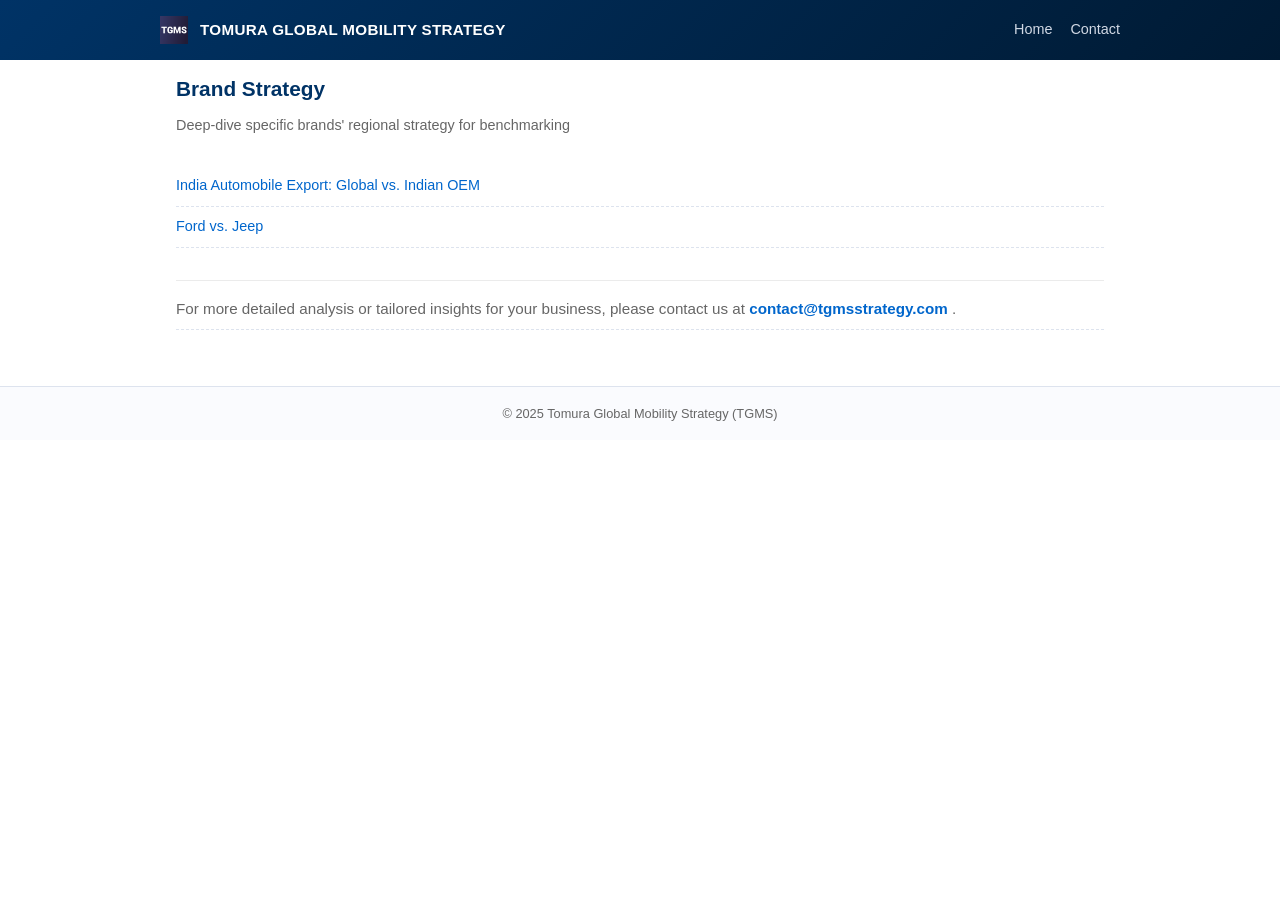
<file: brand-strategy.html>
<!DOCTYPE html>
<html lang="en">
<head>
  <meta charset="UTF-8" />
  <meta name="viewport" content="width=device-width, initial-scale=1.0" />
  <title>Brand Strategy</title>

    <!--ファビコン-->
<link rel="icon" href="./favicon.ico" sizes="any">
<link rel="icon" href="./favicon-96x96.png" type="image/png" sizes="96x96">
<link rel="apple-touch-icon" href="./apple-touch-icon.png">
<link rel="manifest" href="./site.webmanifest">

  <!-- 共通CSS -->
  <link rel="stylesheet" href="assets/css/tgms.css" />

 <!-- Privacy-friendly analytics by Plausible -->
  
<script defer data-domain="tgmsstrategy.com" src="https://plausible.io/js/pa-aWPyI4MFRjW1XdGVCjz0R.js"></script>

<script>
  window.plausible=window.plausible||function(){(plausible.q=plausible.q||[]).push(arguments)},plausible.init=plausible.init||function(i){plausible.o=i||{}};
  plausible.init()
</script>

</head>

<body>

  <header>
    <div class="nav-inner">
          <div class="logo">
      <img src="favicon-96x96.png" alt="TGMS logo">
      <span>TOMURA GLOBAL MOBILITY STRATEGY</span>
    </div>
<nav>
  <ul>
    <li><a href="index.html">Home</a></li>
    <li><a href="mailto:contact@tgmsstrategy.com">Contact</a></li>
  </ul>
</nav>

    </div>
  </header>

  <main class="section" id="monthly">
    <h1 class="section-title">Brand Strategy</h1>
    <p class="section-subtitle">
      Deep-dive specific brands' regional strategy for benchmarking
    </p>

    <ul class="insights-list">

      <!-- 2025 October -->
<li class="insight-item">

  <ul style="list-style:none; padding-left:0; margin-top:6px; font-size:0.9rem;">
    <li>
      <a class="insight-link"
         href="assets/BrandStrategy/India_export.png"
         target="_blank">
        India Automobile Export: Global vs. Indian OEM
      </a>
    </li>

    <li>
      <a class="insight-link"
         href="assets/Ford_vs_Jeep.pdf"
         target="_blank">
        Ford vs. Jeep
      </a>
    </li>

       </ul>

<div class="insight-contact-cta">
  <p class="insight-contact-text">
    For more detailed analysis or tailored insights for your business, please contact us at
    <a href="mailto:contact@tgmsstrategy.com" class="insight-contact-link">
      contact@tgmsstrategy.com
    </a>.
  </p>
</div>


  </main>

  <footer>
    © 2025 Tomura Global Mobility Strategy (TGMS)
  </footer>

</body>
</html>
</file>
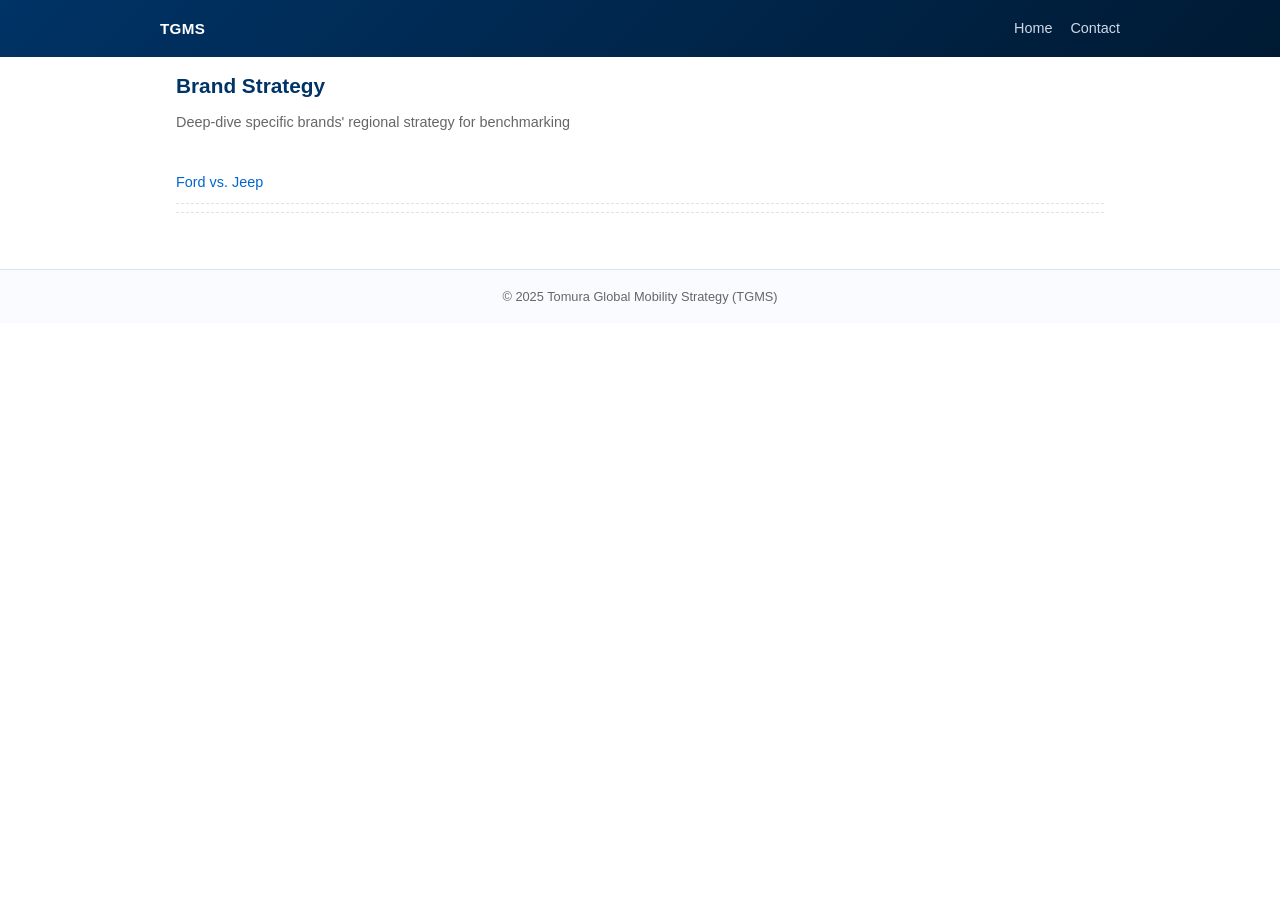
<file: brand_strategy.html>
<!DOCTYPE html>
<html lang="en">
<head>
  <meta charset="UTF-8" />
  <meta name="viewport" content="width=device-width, initial-scale=1.0" />
  <title>Brand Strategy</title>

  <!-- 共通CSS -->
  <link rel="stylesheet" href="assets/css/tgms.css" />

   <!-- Privacy-friendly analytics by Plausible -->
<script async src="https://plausible.io/js/pa-aau9bohgWEYgHfpAKs_Om.js"></script>
<script>
  window.plausible=window.plausible||function(){(plausible.q=plausible.q||[]).push(arguments)},plausible.init=plausible.init||function(i){plausible.o=i||{}};
  plausible.init()
</script>


</head>

<body>

  <header>
    <div class="nav-inner">
      <div class="logo">TGMS</div>
<nav>
  <ul>
    <li><a href="index.html">Home</a></li>
    <li><a href="mailto:contact@tgmsstrategy.com">Contact</a></li>
  </ul>
</nav>

    </div>
  </header>

  <main class="section" id="monthly">
    <h1 class="section-title">Brand Strategy</h1>
    <p class="section-subtitle">
      Deep-dive specific brands' regional strategy for benchmarking
    </p>

    <ul class="insights-list">

      <!-- 2025 October -->
<li class="insight-item">

  <ul style="list-style:none; padding-left:0; margin-top:6px; font-size:0.9rem;">

    <li>
      <a class="insight-link"
         href="assets/Ford_vs_Jeep.pdf"
         target="_blank">
        Ford vs. Jeep
      </a>
    </li>

       </ul>

  </main>

  <footer>
    © 2025 Tomura Global Mobility Strategy (TGMS)
  </footer>

</body>
</html>
</file>
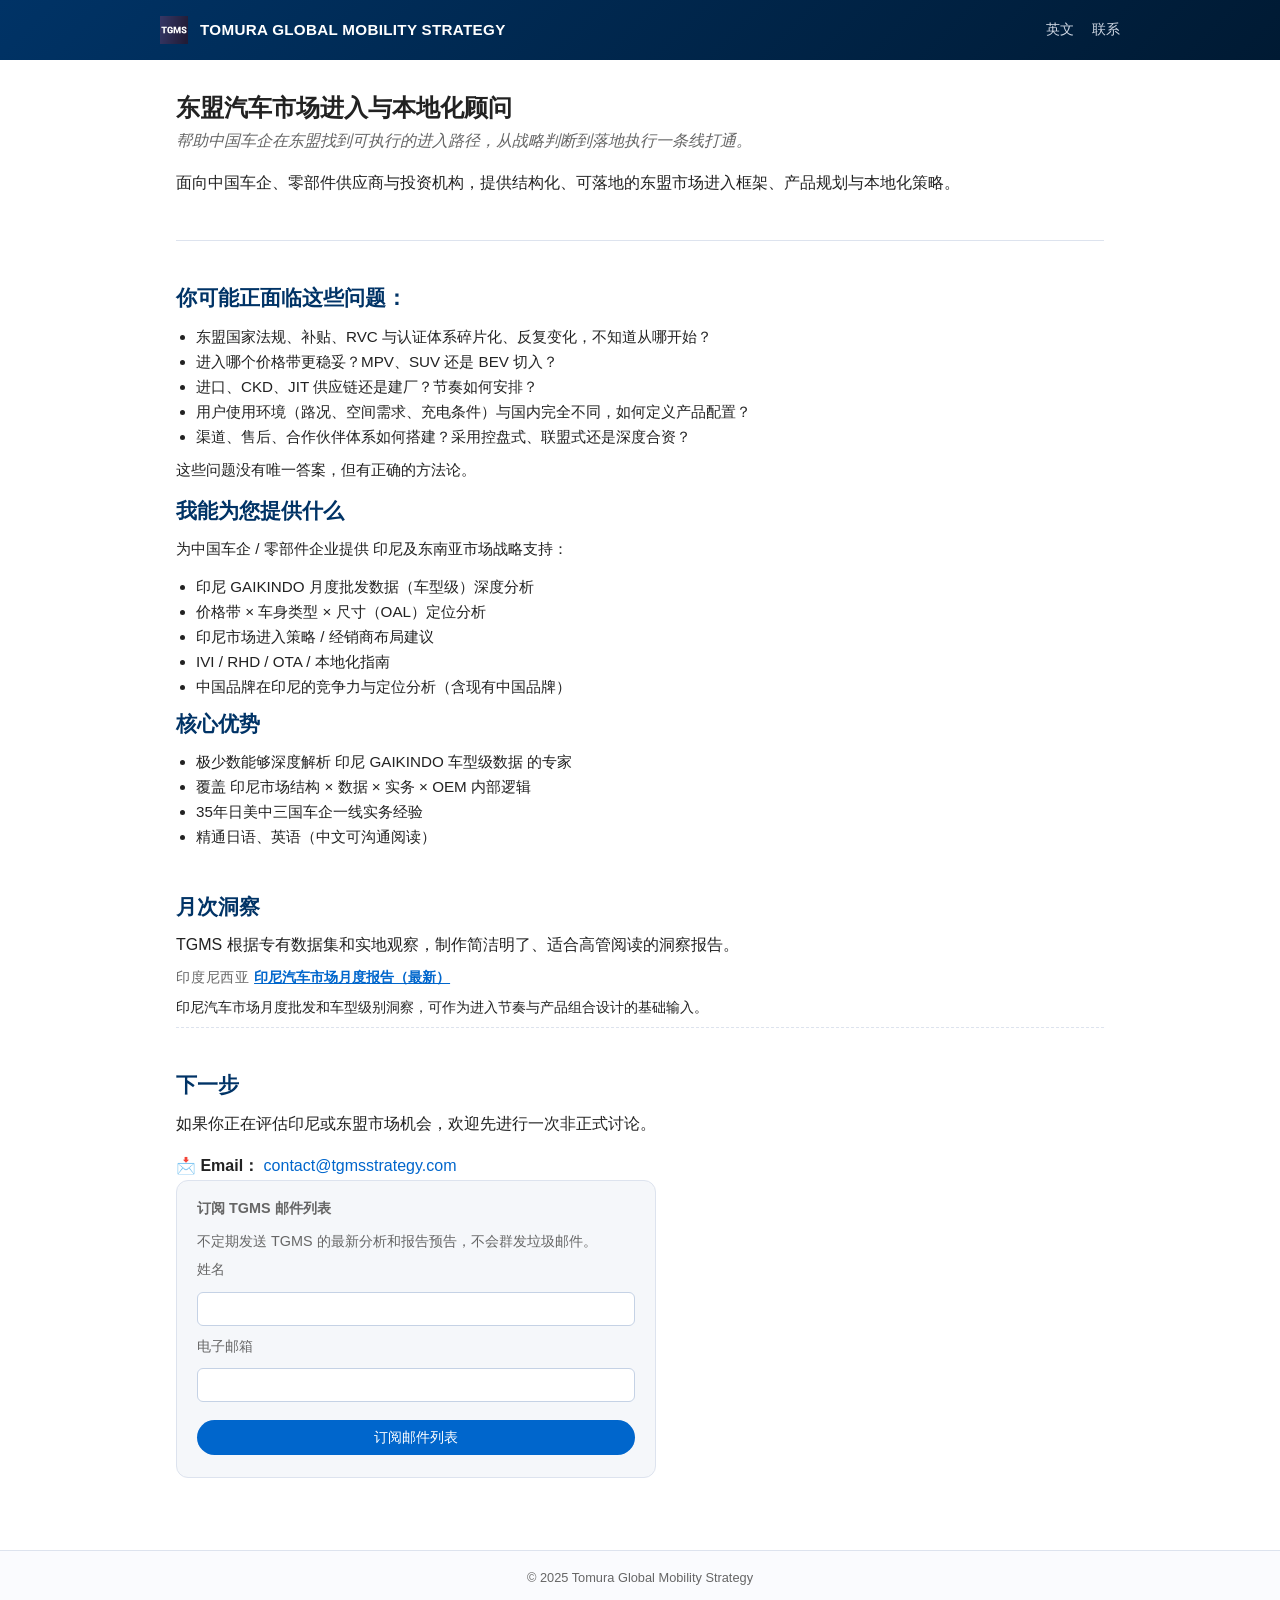
<file: china-oem-entry.html>
<!DOCTYPE html>
<html lang="zh-CN">
<head>
  <meta charset="UTF-8" />
  <meta name="viewport" content="width=device-width, initial-scale=1.0" />
  <title>Tomura Global Mobility Strategy – 东南亚（印尼）汽车市场洞察</title>

    <!--ファビコン-->
<link rel="icon" href="./favicon.ico" sizes="any">
<link rel="icon" href="./favicon-96x96.png" type="image/png" sizes="96x96">
<link rel="apple-touch-icon" href="./apple-touch-icon.png">
<link rel="manifest" href="./site.webmanifest">

  <!-- 共通CSS -->
  <link rel="stylesheet" href="assets/css/tgms.css" />

 <!-- Privacy-friendly analytics by Plausible -->
  
<script defer data-domain="tgmsstrategy.com" src="https://plausible.io/js/pa-aWPyI4MFRjW1XdGVCjz0R.js"></script>

<script>
  window.plausible=window.plausible||function(){(plausible.q=plausible.q||[]).push(arguments)},plausible.init=plausible.init||function(i){plausible.o=i||{}};
  plausible.init()
</script>


</head>

<!-- このページだけ中国語フォント優先 -->
<body class="cjk-text">
<header>
  <div class="nav-inner">
    <div class="logo">
      <img src="favicon-96x96.png" alt="TGMS logo">
      <span>TOMURA GLOBAL MOBILITY STRATEGY</span>
    </div>

    <nav>
      <ul>
        <li><a href="index.html">英文</a></li>
        <li><a href="mailto:contact@tgmsstrategy.com">联系</a></li>
      </ul>
    </nav>
  </div>
</header>




 <main class="section">


      <!-- HERO -->
      <section class="section hero" id="top">
        <div>
          <h1 class="cn-title">东盟汽车市场进入与本地化顾问</h1>
          <p class="hero-tagline">
            帮助中国车企在东盟找到可执行的进入路径，从战略判断到落地执行一条线打通。
          </p>
          <p class="hero-subtitle">
            面向中国车企、零部件供应商与投资机构，提供结构化、可落地的东盟市场进入框架、产品规划与本地化策略。
          </p>
        </div>
      </section>

      <!-- 你可能正面临的问题 -->
      <section class="section" id="about">
        <h2 class="section-title">你可能正面临这些问题：</h2>
        <ul class="about-list">
          <li>东盟国家法规、补贴、RVC 与认证体系碎片化、反复变化，不知道从哪开始？</li>
          <li>进入哪个价格带更稳妥？MPV、SUV 还是 BEV 切入？</li>
          <li>进口、CKD、JIT 供应链还是建厂？节奏如何安排？</li>
          <li>用户使用环境（路况、空间需求、充电条件）与国内完全不同，如何定义产品配置？</li>
          <li>渠道、售后、合作伙伴体系如何搭建？采用控盘式、联盟式还是深度合资？</li>
        </ul>

        <p class="about-body">
          这些问题没有唯一答案，但有正确的方法论。
        </p>

        <h2 class="section-title">我能为您提供什么</h2>
        <p class="about-body">
          为中国车企 / 零部件企业提供 印尼及东南亚市场战略支持：
        </p>

        <ul class="about-list">
          <Li>印尼 GAIKINDO 月度批发数据（车型级）深度分析</Li>
          <Li>价格带 × 车身类型 × 尺寸（OAL）定位分析</Li>
          <Li>印尼市场进入策略 / 经销商布局建议</Li>
          <Li>IVI / RHD / OTA / 本地化指南</Li>
          <Li>中国品牌在印尼的竞争力与定位分析（含现有中国品牌）</Li>

        </ul>


        <h2 class="section-title">核心优势</h2>
         <ul class="about-list">
        <Li>极少数能够深度解析 印尼 GAIKINDO 车型级数据 的专家</Li>
        <Li>覆盖 印尼市场结构 × 数据 × 实务 × OEM 内部逻辑</Li>
        <Li>35年日美中三国车企一线实务经验</Li>
        <Li>精通日语、英语（中文可沟通阅读）</Li>
</ul>
      </section>

      <!-- 月次洞察 -->
      <section class="section" id="insights">
        <h2 class="section-title">月次洞察</h2>
        <p>
          TGMS 根据专有数据集和实地观察，制作简洁明了、适合高管阅读的洞察报告。
        </p>

<ul class="insights-list">
  <li class="insight-item">
    <div class="insights-label">印度尼西亚</div>
    <a href="indonesia-monthly-cn.html" class="insight-link"><strong>印尼汽车市场月度报告（最新）</strong></a>
    <p class="insight-desc">印尼汽车市场月度批发和车型级别洞察，可作为进入节奏与产品组合设计的基础输入。</p>
  </li>
</ul>

      </section>


      <!-- 联系方式 -->
<section class="section" id="contact">
  <h2 class="section-title">下一步</h2>
  <p>如果你正在评估印尼或东盟市场机会，欢迎先进行一次非正式讨论。</p>

  <div class="contact-wrapper">
    <p><strong>📩 Email：</strong> 
      <a href="mailto:contact@tgmsstrategy.com">contact@tgmsstrategy.com</a>
    </p>

  </div>

  <div class="contact-box contact-box-zh">
  <p class="contact-title">订阅 TGMS 邮件列表</p>
  <p class="contact-description">
    不定期发送 TGMS 的最新分析和报告预告，不会群发垃圾邮件。
  </p>

  <form id="newsletter-form" onsubmit="submitNewsletter(event)">
    <input type="hidden" name="form_type" value="mailing_list">

    <label>姓名</label>
    <input type="text" name="name" required>

    <label>电子邮箱</label>
    <input type="email" name="email" required>

    <button type="submit" class="btn-primary" style="margin-top:8px; width:100%;">
      订阅邮件列表
    </button>
  </form>

  <p id="newsletter-status"></p>
</div>

</section>



  </main>

  <footer>
    <p>© 2025 Tomura Global Mobility Strategy</p>
  </footer>
</body>
</html>
</file>
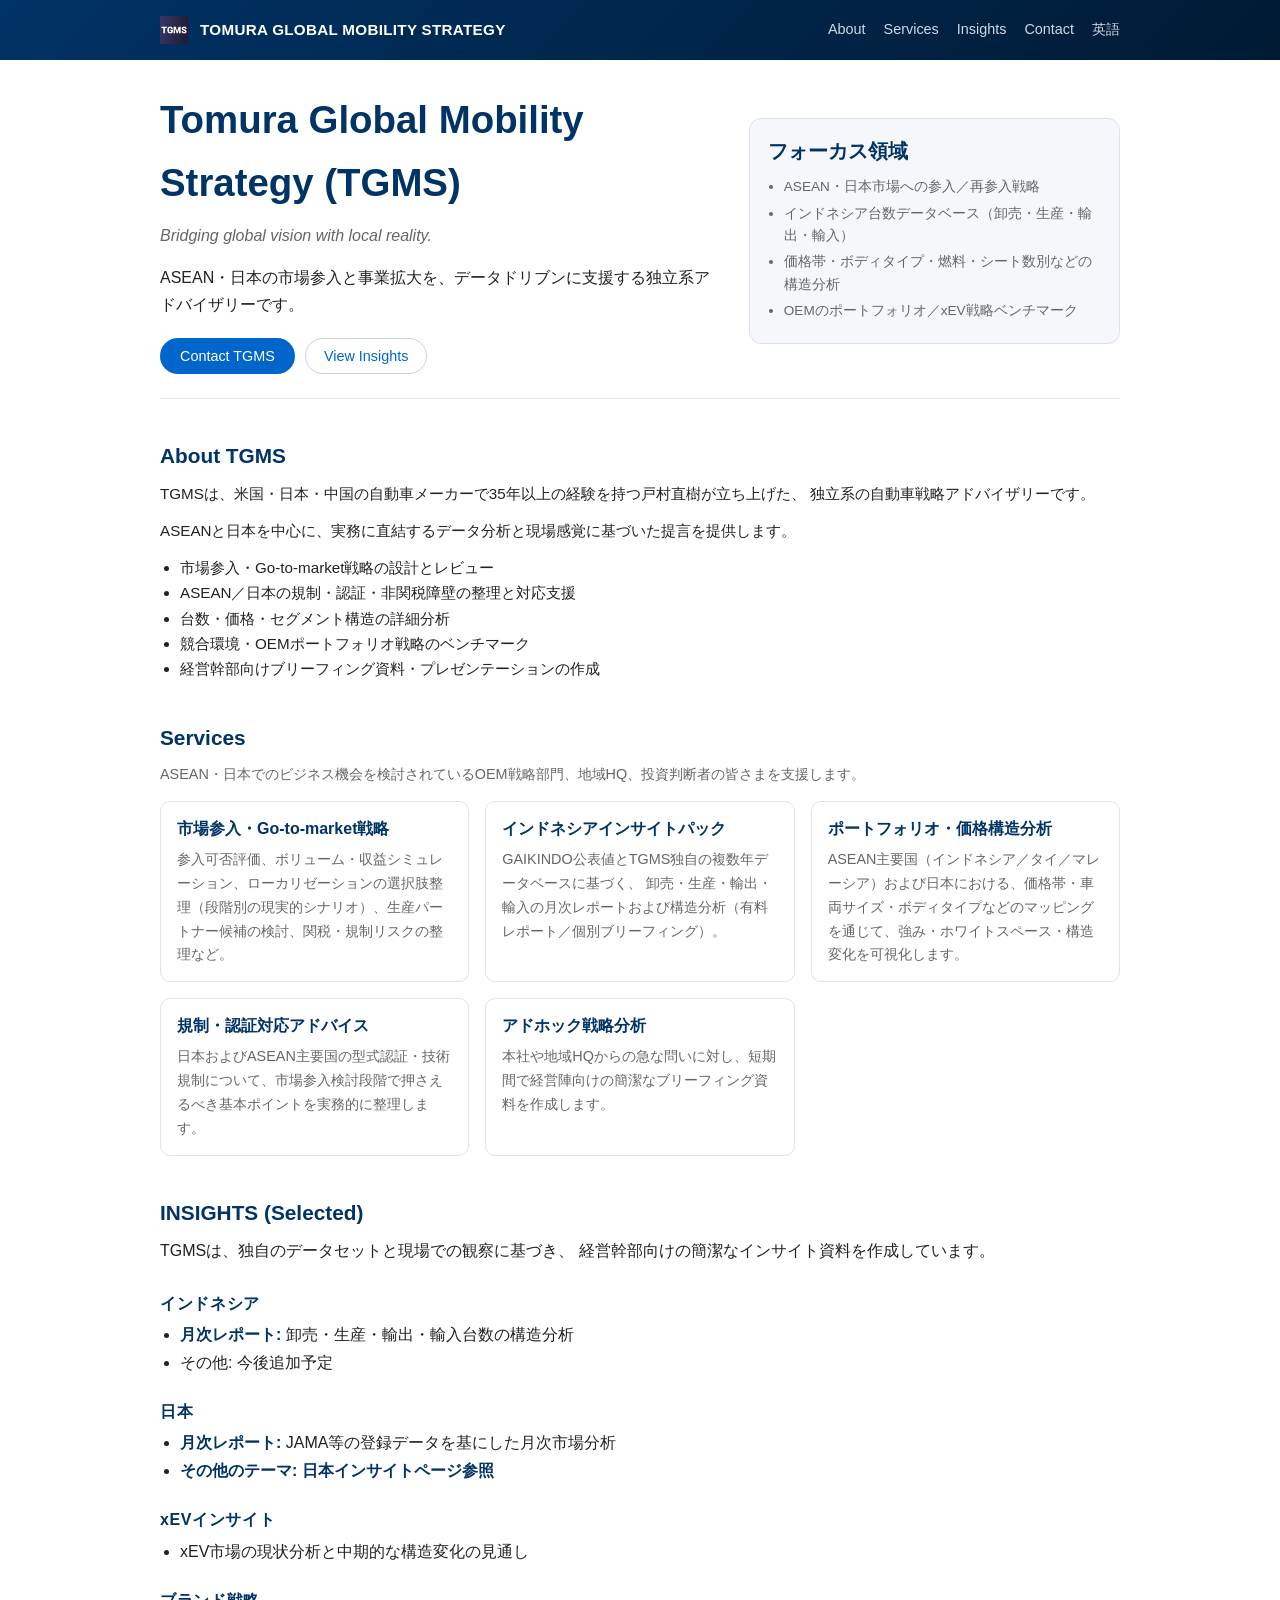
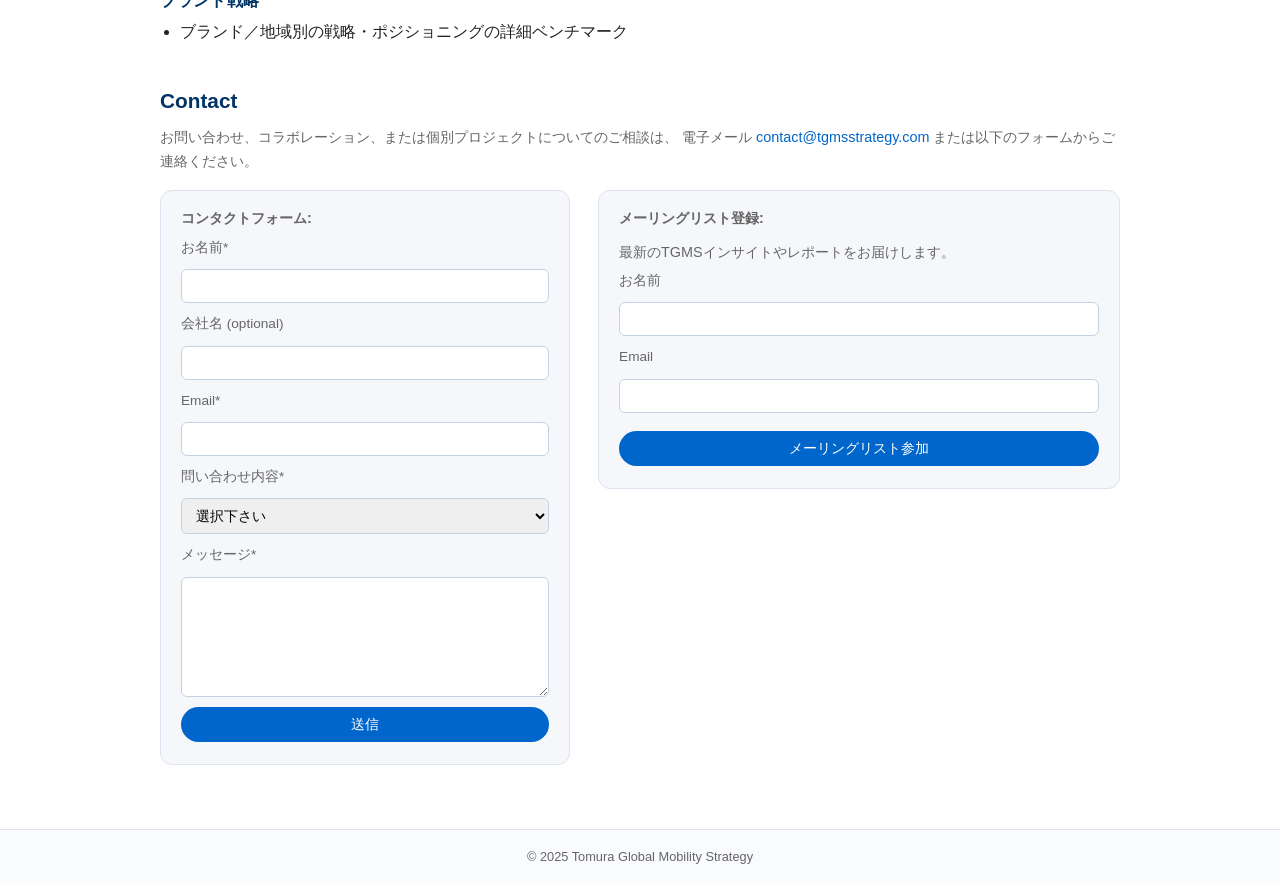
<file: index-jp.html>
<!DOCTYPE html>
<html lang="ja">
<head>
  <meta charset="UTF-8" />
  <meta name="viewport" content="width=device-width, initial-scale=1.0" />
  <title>Tomura Global Mobility Strategy (TGMS)</title>
  <meta name="description" content="Tomura Global Mobility Strategy (TGMS) – Automotive market entry & localization advisory specializing in ASEAN and Japan.">

    <!--ファビコン-->
<link rel="icon" href="./favicon.ico" sizes="any">
<link rel="icon" href="./favicon-96x96.png" type="image/png" sizes="96x96">
<link rel="apple-touch-icon" href="./apple-touch-icon.png">
<link rel="manifest" href="./site.webmanifest">
  <link rel="stylesheet" href="assets/css/tgms.css" />
  
  <!-- Privacy-friendly analytics by Plausible -->
  
<script defer data-domain="tgmsstrategy.com" src="https://plausible.io/js/pa-aWPyI4MFRjW1XdGVCjz0R.js"></script>

<script>
  window.plausible=window.plausible||function(){(plausible.q=plausible.q||[]).push(arguments)},plausible.init=plausible.init||function(i){plausible.o=i||{}};
  plausible.init()
</script>

</head>

<body>
  <header>
   <div class="nav-inner">
    <div class="logo">
      <img src="favicon-96x96.png" alt="TGMS logo">
      <span>TOMURA GLOBAL MOBILITY STRATEGY</span>
    </div>
      <nav>
        <ul>
          <li><a href="#about">About</a></li>
          <li><a href="#services">Services</a></li>
          <li><a href="#insights">Insights</a></li>
          <li><a href="#contact">Contact</a></li>
          <li><a href="index.html">英語</a></li>
        </ul>
      </nav>
    </div>
  </header>

     <main>
    <!-- HERO -->
    <section class="section hero" id="top">
      <div>
        <h1 class="hero-title">Tomura Global Mobility Strategy (TGMS)</h1>
        <p class="hero-tagline">Bridging global vision with local reality.</p>
        <p class="hero-subtitle">
          ASEAN・日本の市場参入と事業拡大を、データドリブンに支援する独立系アドバイザリーです。
        </p>
        <div class="hero-cta">
          <button class="btn-primary" onclick="document.getElementById('contact').scrollIntoView({behavior: 'smooth'});">
            Contact TGMS
          </button>
          <button class="btn-outline" onclick="document.getElementById('insights').scrollIntoView({behavior: 'smooth'});">
            View Insights
          </button>
        </div>
      </div>
      <aside class="hero-sidebox">
        <h3>フォーカス領域</h3>
        <ul>
          <li>ASEAN・日本市場への参入／再参入戦略</li>
          <li>インドネシア台数データベース（卸売・生産・輸出・輸入）</li>
          <li>価格帯・ボディタイプ・燃料・シート数別などの構造分析</li>
          <li>OEMのポートフォリオ／xEV戦略ベンチマーク</li>
        </ul>
      </aside>
    </section>

    <!-- ABOUT -->
    <section class="section" id="about">
      <h2 class="section-title">About TGMS</h2>
      <p class="about-body">
        TGMSは、米国・日本・中国の自動車メーカーで35年以上の経験を持つ戸村直樹が立ち上げた、
        独立系の自動車戦略アドバイザリーです。
      </p>
      <p class="about-body">
        ASEANと日本を中心に、実務に直結するデータ分析と現場感覚に基づいた提言を提供します。
      </p>
      <ul class="about-list">
        <li>市場参入・Go-to-market戦略の設計とレビュー</li>
        <li>ASEAN／日本の規制・認証・非関税障壁の整理と対応支援</li>
        <li>台数・価格・セグメント構造の詳細分析</li>
        <li>競合環境・OEMポートフォリオ戦略のベンチマーク</li>
        <li>経営幹部向けブリーフィング資料・プレゼンテーションの作成</li>
      </ul>
    </section>

    <!-- SERVICES -->
    <section class="section" id="services">
      <h2 class="section-title">Services</h2>
      <p class="section-subtitle">
        ASEAN・日本でのビジネス機会を検討されているOEM戦略部門、地域HQ、投資判断者の皆さまを支援します。
      </p>

      <div class="services-grid">
        <article class="service-card">
          <h3>市場参入・Go-to-market戦略</h3>
          <p>
            参入可否評価、ボリューム・収益シミュレーション、ローカリゼーションの選択肢整理（段階別の現実的シナリオ）、生産パートナー候補の検討、関税・規制リスクの整理など。

          </p>
        </article>

        <article class="service-card">
          <h3>インドネシアインサイトパック</h3>
          <p>
            GAIKINDO公表値とTGMS独自の複数年データベースに基づく、
            卸売・生産・輸出・輸入の月次レポートおよび構造分析（有料レポート／個別ブリーフィング）。
          </p>
        </article>

        <article class="service-card">
          <h3>ポートフォリオ・価格構造分析</h3>
          <p>
            ASEAN主要国（インドネシア／タイ／マレーシア）および日本における、価格帯・車両サイズ・ボディタイプなどのマッピングを通じて、強み・ホワイトスペース・構造変化を可視化します。

          </p>
        </article>

        <article class="service-card">
          <h3>規制・認証対応アドバイス</h3>
          <p>
            日本およびASEAN主要国の型式認証・技術規制について、市場参入検討段階で押さえるべき基本ポイントを実務的に整理します。

          </p>
        </article>

        <article class="service-card">
          <h3>アドホック戦略分析</h3>
          <p>
            本社や地域HQからの急な問いに対し、短期間で経営陣向けの簡潔なブリーフィング資料を作成します。
          </p>
        </article>
      </div>
    </section>

    <!-- INSIGHTS -->
    <section id="insights" class="section">
    <h2 class="section-title">INSIGHTS (Selected)</h2>
      <p>
        TGMSは、独自のデータセットと現場での観察に基づき、
        経営幹部向けの簡潔なインサイト資料を作成しています。
      </p>
      <br>

      <div class="insights-block">

        <!-- INDONESIA -->
        <div class="insight-category">
          <a href="indonesia-monthly.html" class="insight-title">インドネシア</a>
          <ul class="insight-sub">
            <li>
              <a href="indonesia-monthly.html"><strong>月次レポート:</strong></a>
              卸売・生産・輸出・輸入台数の構造分析
            </li>
            <li>その他: 今後追加予定</li>
          </ul>
        </div>

        <!-- JAPAN -->
        <div class="insight-category">
          <a href="japan-insights.html" class="insight-title">日本</a>
          <ul class="insight-sub">
            <li>
              <a href="japan-insights.html"><strong>月次レポート:</strong></a>
              JAMA等の登録データを基にした月次市場分析
            </li>
            <li><a href="japan-insights.html">その他のテーマ: 日本インサイトページ参照</a></li>
          </ul>
        </div>

        <!-- xEV ANALYSIS -->
        <div class="insight-category">
          <a href="xev-insights.html" class="insight-title">xEVインサイト</a>
          <ul class="insight-sub">
            <li>xEV市場の現状分析と中期的な構造変化の見通し</li>
          </ul>
        </div>

        <!-- BRAND STRATEGY -->
        <div class="insight-category">
          <a href="brand-strategy.html" class="insight-title">ブランド戦略</a>
          <ul class="insight-sub">
            <li>ブランド／地域別の戦略・ポジショニングの詳細ベンチマーク</li>
          </ul>
        </div>

      </div>
    </section>

       <!-- CONTACT -->
  <section class="section" id="contact">
  <h2 class="section-title">Contact</h2>

  <!-- ① サブタイトルに contact@tgmsstrategy.com を入れる -->
  <p class="section-subtitle">
    お問い合わせ、コラボレーション、または個別プロジェクトについてのご相談は、 電子メール
    <a href="mailto:contact@tgmsstrategy.com">contact@tgmsstrategy.com</a>
    または以下のフォームからご連絡ください。
  </p>

  <div class="contact-wrapper">
    <!-- ④ 左右入れ替え：左側 = Contact Form -->
    <div class="contact-form-column contact-box">

      <!-- ③ Contact Form タイトル -->
      <p class="contact-title">コンタクトフォーム:</p>

      <form id="contact-form" onsubmit="submitContact(event)">
        <!-- anti-spam -->
        <input type="text" name="_gotcha" style="display:none">

        <label>お名前*</label>
        <input type="text" name="name" required>

        <label>会社名 (optional)</label>
        <input type="text" name="company">

        <label>Email*</label>
        <input type="email" name="email" required>

        <label>問い合わせ内容*</label>
        <select name="inquiry" required>
          <option value="">選択下さい</option>
          <option value="market-entry">市場参入 / Go-to-market</option>
          <option value="indonesia-pack">インドネシアインサイトパック</option>
          <option value="advisory">アドバイス / コンサルテーション</option>
          <option value="other">その他</option>
        </select>

        <label>メッセージ*</label>
        <textarea name="message" required></textarea>

        <button type="submit" class="btn-primary">送信</button>
      </form>

      <p id="form-status"></p>
    </div>

    <!-- ② Direct email ボックスは削除済み。右側はメーリングリストだけ -->
    <div class="contact-box">
      <p class="contact-title">メーリングリスト登録:</p>
      <p class="contact-description">
        最新のTGMSインサイトやレポートをお届けします。
      </p>

      <form id="newsletter-form" onsubmit="submitNewsletter(event)">
        <input type="hidden" name="form_type" value="mailing_list">

        <label>お名前</label>
        <input type="text" name="name" required>

        <label>Email</label>
        <input type="email" name="email" required>

        <button type="submit" class="btn-primary" style="margin-top:8px; width:100%;">
          メーリングリスト参加
        </button>
      </form>

      <p id="newsletter-status" style="font-size:0.85rem; margin-top:4px;"></p>
    </div>
  </div>
</section>
  </main>


  <footer>
    © 2025 Tomura Global Mobility Strategy
  </footer>

<script>
  async function submitContact(event) {
    event.preventDefault(); // ← 絶対にデフォルト送信させない

    const form = document.getElementById('contact-form');
    const status = document.getElementById('form-status');
    const data = new FormData(form);

    try {
      const res = await fetch('https://formspree.io/f/xpwkqood', {
        method: 'POST',
        body: data,
        headers: { 'Accept': 'application/json' }
      });

      if (res.ok) {
        status.textContent = 'Thank you. Your message has been sent.';
        form.reset();
      } else {
        status.textContent = 'Sorry, something went wrong. Please try again.';
      }
    } catch (error) {
      status.textContent = 'Network error. Please try again later.';
    }
  }
</script>


</body>
</html>
</file>
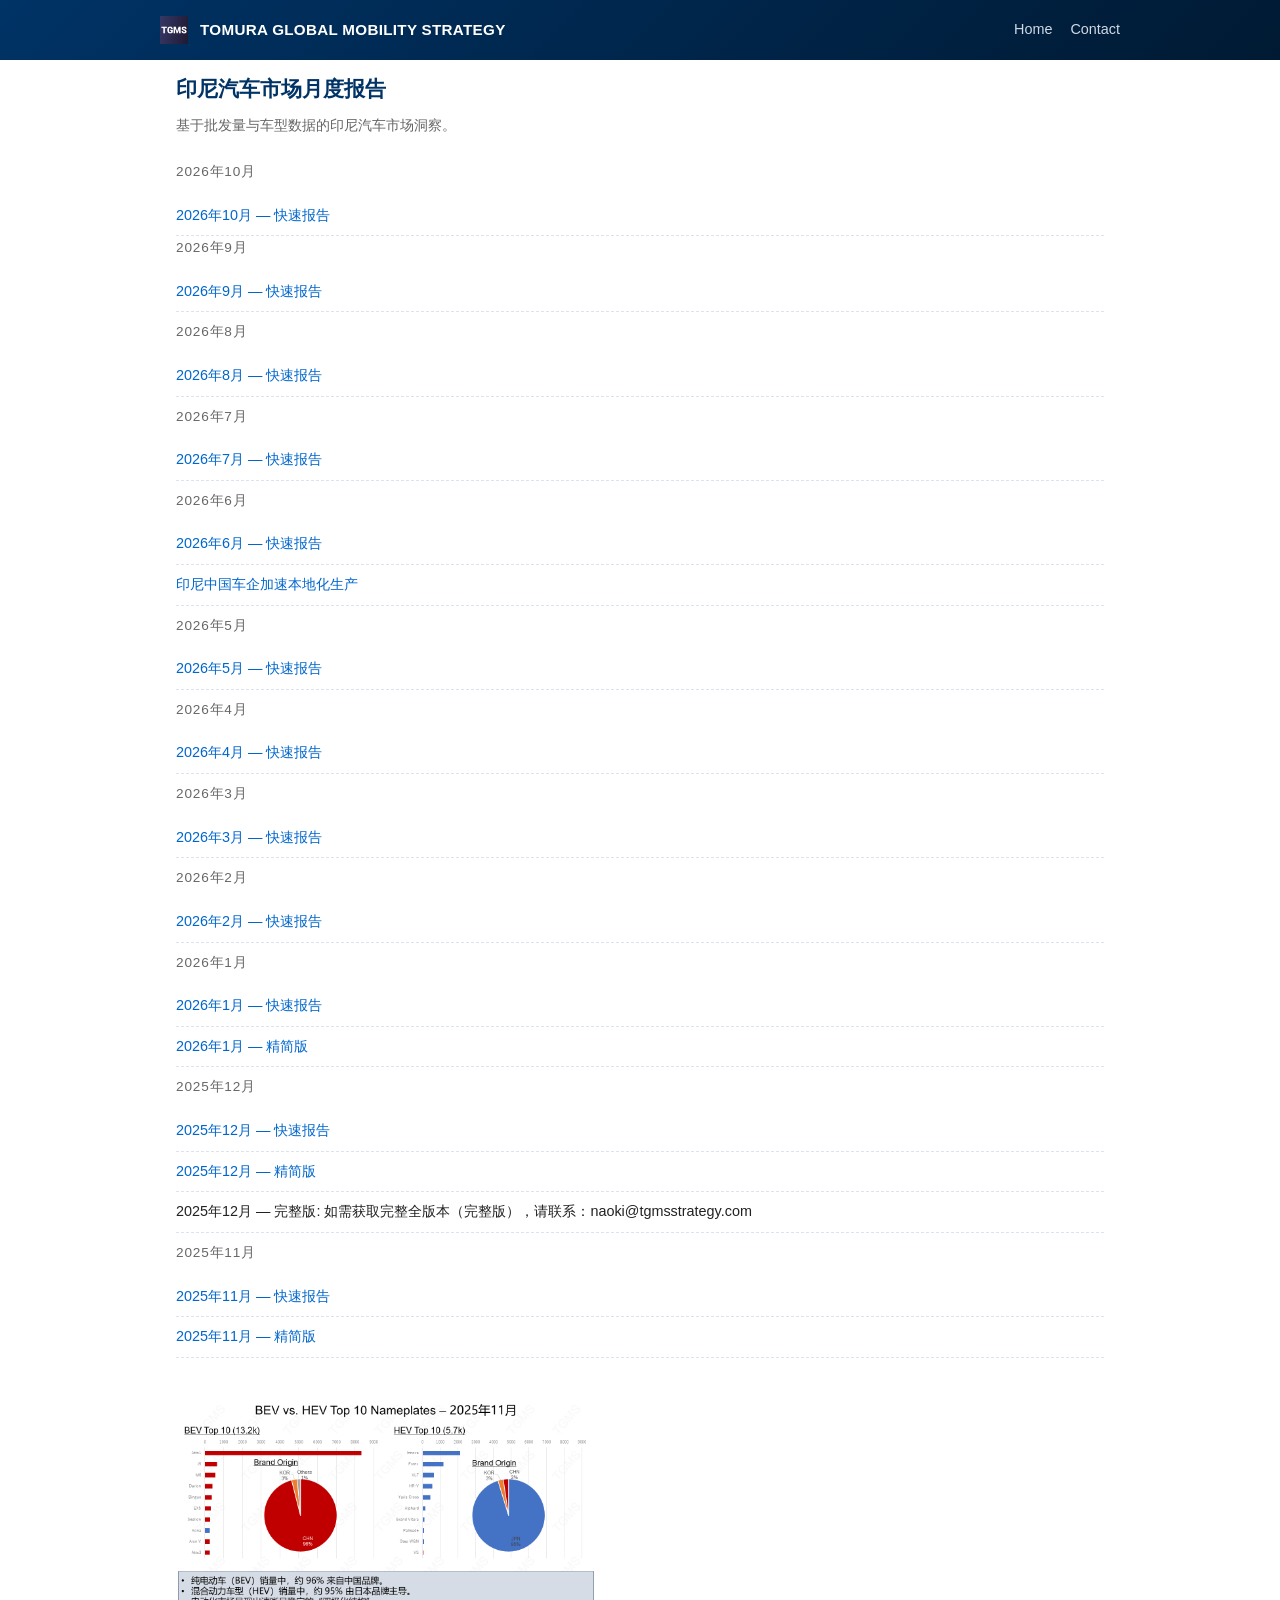
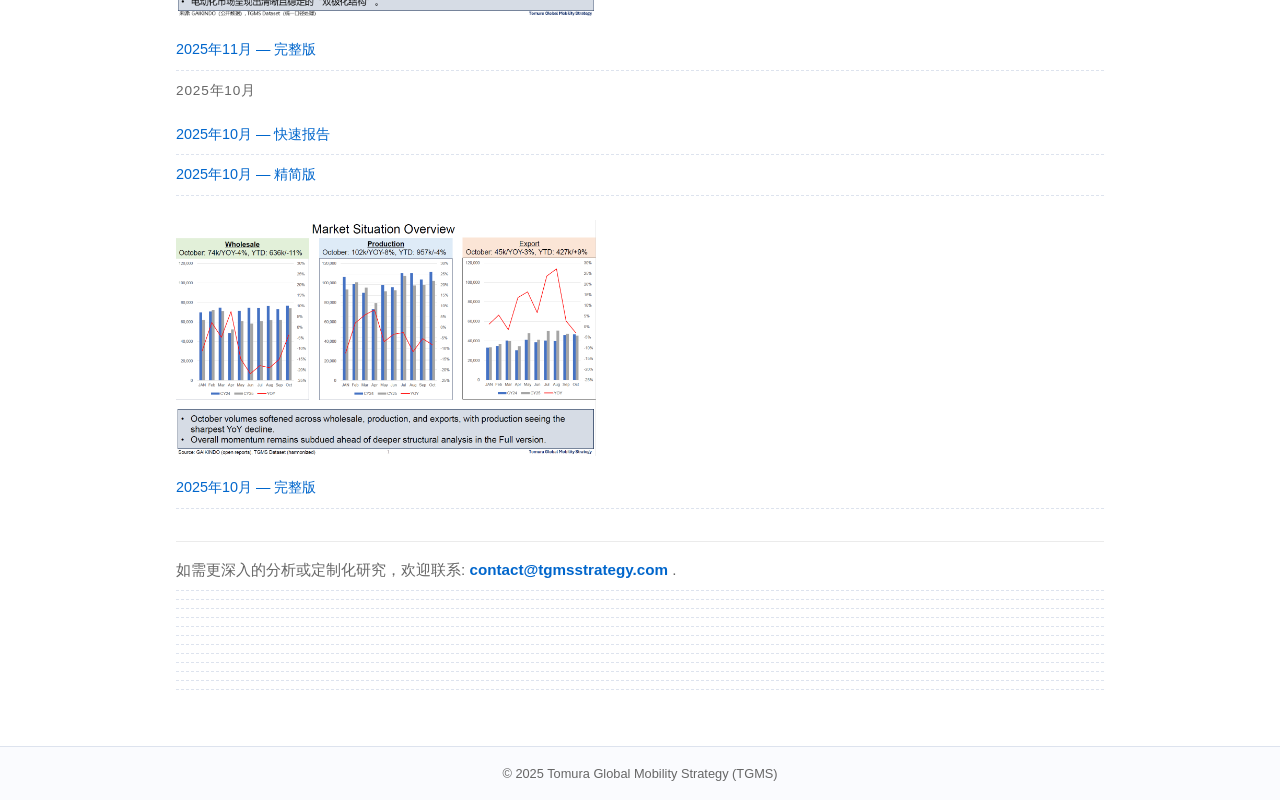
<file: indonesia-monthly-cn.html>
<!DOCTYPE html>
<html lang="zh-CN">
<head>
  <meta charset="UTF-8" />
  <meta name="viewport" content="width=device-width, initial-scale=1.0" />
  <title>印尼汽车市场月度报告 – TGMS</title>

    <!--ファビコン-->
<link rel="icon" href="./favicon.ico" sizes="any">
<link rel="icon" href="./favicon-96x96.png" type="image/png" sizes="96x96">
<link rel="apple-touch-icon" href="./apple-touch-icon.png">
<link rel="manifest" href="./site.webmanifest">

  <!-- 共通CSS -->
  <link rel="stylesheet" href="assets/css/tgms.css" />

 <!-- Privacy-friendly analytics by Plausible -->
  
<script defer data-domain="tgmsstrategy.com" src="https://plausible.io/js/pa-aWPyI4MFRjW1XdGVCjz0R.js"></script>

<script>
  window.plausible=window.plausible||function(){(plausible.q=plausible.q||[]).push(arguments)},plausible.init=plausible.init||function(i){plausible.o=i||{}};
  plausible.init()
</script>


</head>

<body>

  <header>
    <div class="nav-inner">
      <div class="logo">
      <img src="favicon-96x96.png" alt="TGMS logo">
      <span>TOMURA GLOBAL MOBILITY STRATEGY</span>
    </div>
<nav>
  <ul>
    <li><a href="index.html">Home</a></li>
    <li><a href="mailto:contact@tgmsstrategy.com">Contact</a></li>
  </ul>
</nav>

    </div>
  </header>

  <main class="section" id="monthly">
    <h1 class="section-title">印尼汽车市场月度报告</h1>
    <p class="section-subtitle">
      基于批发量与车型数据的印尼汽车市场洞察。
    </p>

    <ul class="insights-list">
       <!-- 2026 September -->
<li class="insight-item">
<div class="insights-label">2026年10月</div>

  <ul style="list-style:none; padding-left:0; margin-top:6px; font-size:0.9rem;">

    <li>
      <a class="insight-link"
         href="assets/Indonesia/Indonesia_CY26_OctFlash.png"
         target="_blank">
        2026年10月 — 快速报告
      </a>
    </li>

  <div class="insights-label">2026年9月</div>

  <ul style="list-style:none; padding-left:0; margin-top:6px; font-size:0.9rem;">

    <li>
      <a class="insight-link"
         href="assets/Indonesia/Indonesia_CY26_SepFlash.png"
         target="_blank">
        2026年9月 — 快速报告
      </a>
    </li>
 <!-- 2026 August -->
<li class="insight-item">
  <div class="insights-label">2026年8月</div>

  <ul style="list-style:none; padding-left:0; margin-top:6px; font-size:0.9rem;">

    <li>
      <a class="insight-link"
         href="assets/Indonesia/Indonesia_CY26_AugFlash.png"
         target="_blank">
        2026年8月 — 快速报告
      </a>
    </li>

 <!-- 2026 July -->
<li class="insight-item">
  <div class="insights-label">2026年7月</div>

  <ul style="list-style:none; padding-left:0; margin-top:6px; font-size:0.9rem;">

    <li>
      <a class="insight-link"
         href="assets/Indonesia/Indonesia_CY26_JulFlash.png"
         target="_blank">
        2026年7月 — 快速报告
      </a>
    </li>

 <!-- 2026 June -->
<li class="insight-item">
  <div class="insights-label">2026年6月</div>

  <ul style="list-style:none; padding-left:0; margin-top:6px; font-size:0.9rem;">

    <li>
      <a class="insight-link"
         href="assets/Indonesia/Indonesia_CY26_JunFlash.png"
         target="_blank">
        2026年6月 — 快速报告
      </a>
    </li>

        <li>
      <a class="insight-link"
         href="assets/Indonesia/Indonesia_CY26_1sthalfCHNOEM.png"
         target="_blank">
        印尼中国车企加速本地化生产
      </a>
    </li>

 <!-- 2026 May -->
<li class="insight-item">
  <div class="insights-label">2026年5月</div>

  <ul style="list-style:none; padding-left:0; margin-top:6px; font-size:0.9rem;">

    <li>
      <a class="insight-link"
         href="assets/Indonesia/Indonesia_CY26_MayFlash.png"
         target="_blank">
        2026年5月 — 快速报告
      </a>
    </li>

 <!-- 2026 April -->
<li class="insight-item">
  <div class="insights-label">2026年4月</div>

  <ul style="list-style:none; padding-left:0; margin-top:6px; font-size:0.9rem;">

    <li>
      <a class="insight-link"
         href="assets/Indonesia/Indonesia_CY26_AprFlash.png"
         target="_blank">
        2026年4月 — 快速报告
      </a>
    </li>

 <!-- 2026 March -->
<li class="insight-item">
  <div class="insights-label">2026年3月</div>

  <ul style="list-style:none; padding-left:0; margin-top:6px; font-size:0.9rem;">

    <li>
      <a class="insight-link"
         href="assets/Indonesia/Indonesia_CY26_MarFlash.png"
         target="_blank">
        2026年3月 — 快速报告
      </a>
    </li>

 <!-- 2026 February -->
<li class="insight-item">
  <div class="insights-label">2026年2月</div>

  <ul style="list-style:none; padding-left:0; margin-top:6px; font-size:0.9rem;">

    <li>
      <a class="insight-link"
         href="assets/Indonesia/Indonesia_CY26_FebFlash.png"
         target="_blank">
        2026年2月 — 快速报告
      </a>
    </li>


      <!-- 2026 January -->
<li class="insight-item">
  <div class="insights-label">2026年1月</div>

  <ul style="list-style:none; padding-left:0; margin-top:6px; font-size:0.9rem;">

    <li>
      <a class="insight-link"
         href="assets/Indonesia/Indonesia_CY26_JanFlash.png"
         target="_blank">
        2026年1月 — 快速报告
      </a>
    </li>

        <li>
      <a class="insight-link"
         href="assets/Indonesia/Jan26_MonthlyReport_Lite_TGMSweb.pdf"
         target="_blank">
        2026年1月 — 精简版
      </a>
    </li>

      <!-- 2025 December -->
<li class="insight-item">
  <div class="insights-label">2025年12月</div>

  <ul style="list-style:none; padding-left:0; margin-top:6px; font-size:0.9rem;">

    <li>
      <a class="insight-link"
         href="assets/Indonesia/Indonesia_CY25_DecFlash_v1.png"
         target="_blank">
        2025年12月 — 快速报告
      </a>
    </li>

    <li>
      <a class="insight-link"
         href="assets/Indonesia/Dec_MonthlyReport_Lite_TGMSweb.pdf"
         target="_blank">
        2025年12月 — 精简版
      </a>
    </li>

        <li>   
        2025年12月 — 完整版: 如需获取完整全版本（完整版），请联系：naoki@tgmsstrategy.com

    </li>

      <!-- 2025 November -->
<li class="insight-item">
  <div class="insights-label">2025年11月</div>

  <ul style="list-style:none; padding-left:0; margin-top:6px; font-size:0.9rem;">

    <li>
      <a class="insight-link"
         href="assets/Indonesia/Indonesia_CY25_NovFlash.png"
         target="_blank">
        2025年11月 — 快速报告
      </a>
    </li>

    <li>
      <a class="insight-link"
         href="assets/Indonesia/Nov_MonthlyReport_Lite_cn.pdf"
         target="_blank">
        2025年11月 — 精简版
      </a>
    </li>

    <!-- ===== Full Version (Teaser) Card ===== -->
<div class="report-card">
  <div class="report-thumb">
<img src="assets/Indonesia/Nov_MonthlyReport_Full_excerpt_cn.png"
     alt="印尼汽车市场完整版报告预览封面"
     class="monthly-teaser-thumb">

  </div>

    <li>
      <a class="insight-link"
         href="assets/Indonesia/Nov_MonthlyReport_Full_excerpt_cn.pdf"
         target="_blank">
        2025年11月 — 完整版
      </a>
    </li>

  </div>
</div>
<!-- ===== End Full Version (Teaser) ===== -->

      <!-- 2025 October -->
<li class="insight-item">
  <div class="insights-label">2025年10月</div>

  <ul style="list-style:none; padding-left:0; margin-top:6px; font-size:0.9rem;">

    <li>
      <a class="insight-link"
         href="assets/Indonesia/Gaikindo_Oct25YTD_report.pdf"
         target="_blank">
        2025年10月 — 快速报告
      </a>
    </li>

    <li>
      <a class="insight-link"
         href="assets/Indonesia/Oct25_Monthly_Report_Lite.pdf"
         target="_blank">
        2025年10月 — 精简版
      </a>
    </li>
<!-- ===== Full Version (Teaser) Card ===== -->
<div class="report-card">
  <div class="report-thumb">
<img src="assets/Indonesia/Full_Teaser_Oct25_Cover.png"
     alt="印尼汽车市场完整版报告预览封面"
     class="monthly-teaser-thumb">

  </div>

    <li>
      <a class="insight-link"
         href="assets/Indonesia/Oct_Monthly_Full_teaser_cn.pdf"
         target="_blank">
        2025年10月 — 完整版
      </a>
    </li>

  </div>
</div>
<!-- ===== End Full Version (Teaser) ===== -->


    </ul>

<div class="insight-contact-cta">
  <p class="insight-contact-text">
   如需更深入的分析或定制化研究，欢迎联系: 
    <a href="mailto:contact@tgmsstrategy.com" class="insight-contact-link">
      contact@tgmsstrategy.com
    </a>.
  </p>
</div>


  </main>

  <footer>
    © 2025 Tomura Global Mobility Strategy (TGMS)
  </footer>

</body>
</html>
</file>
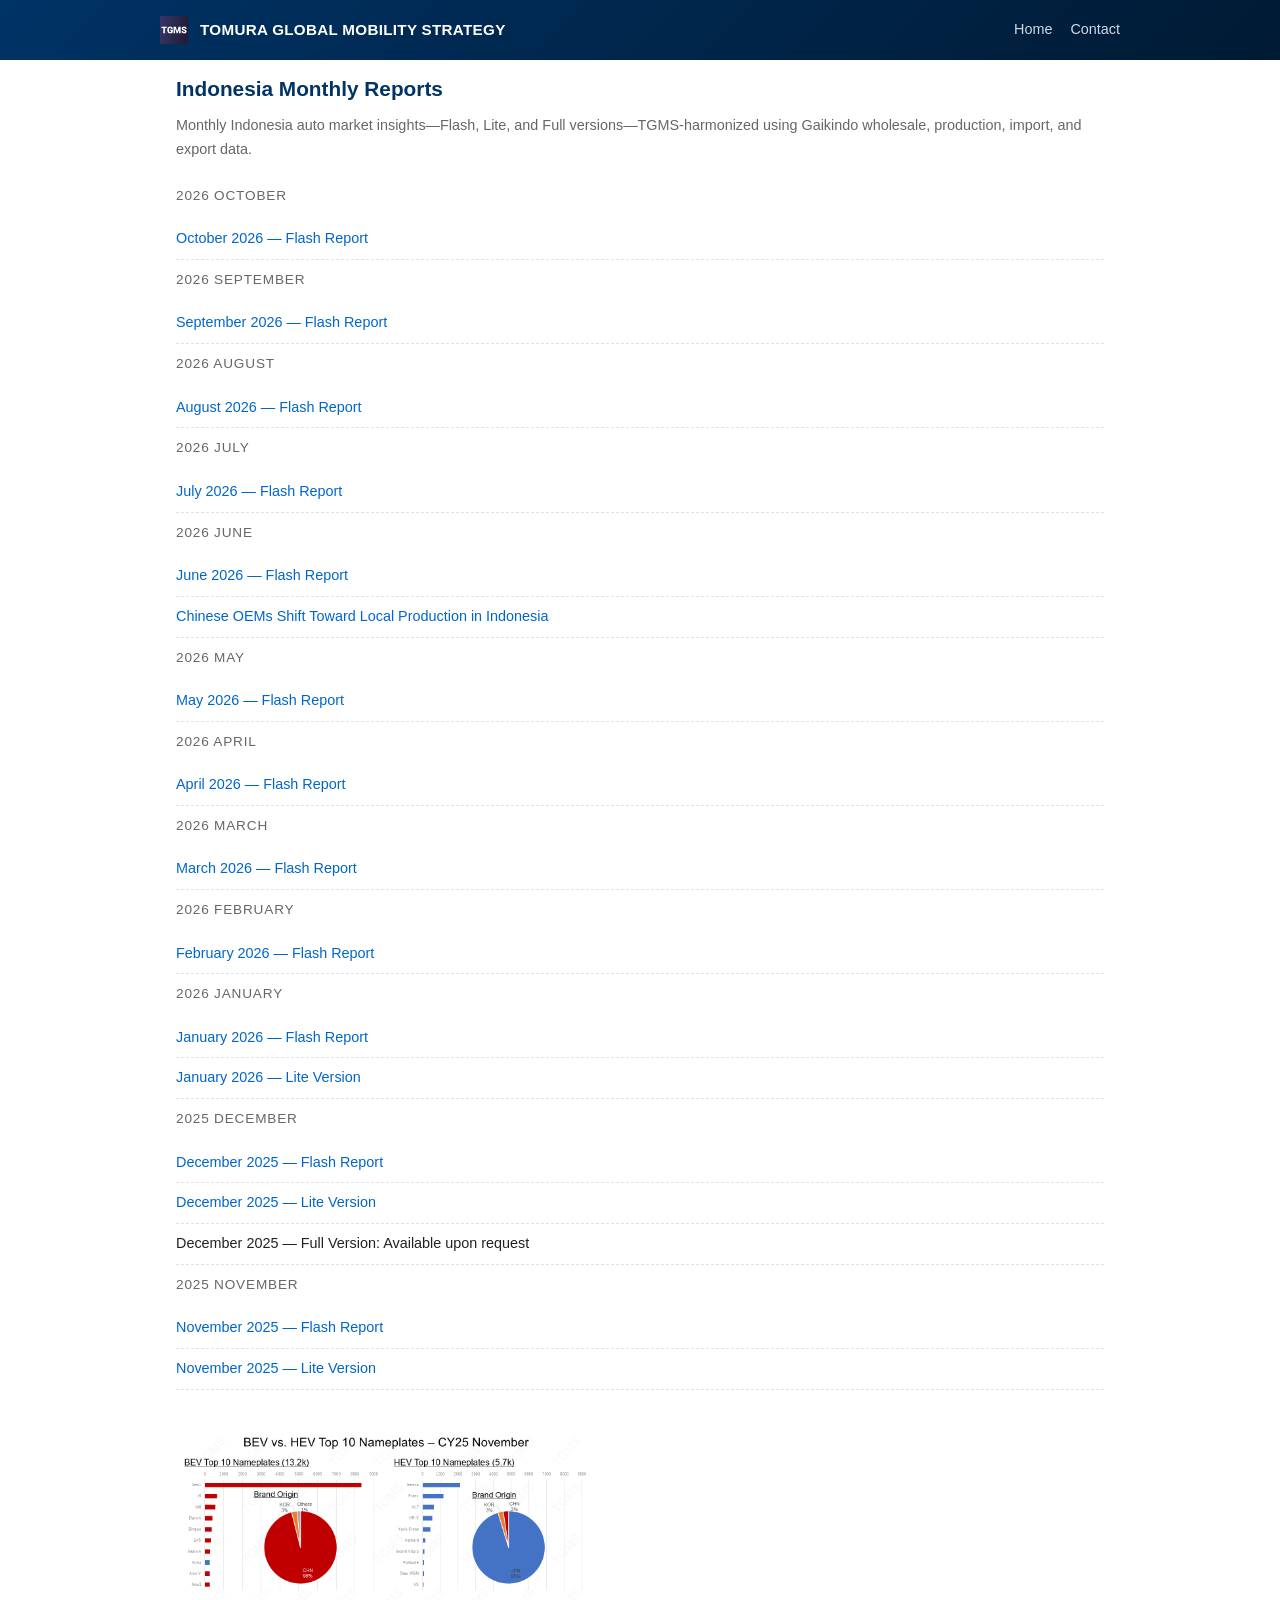
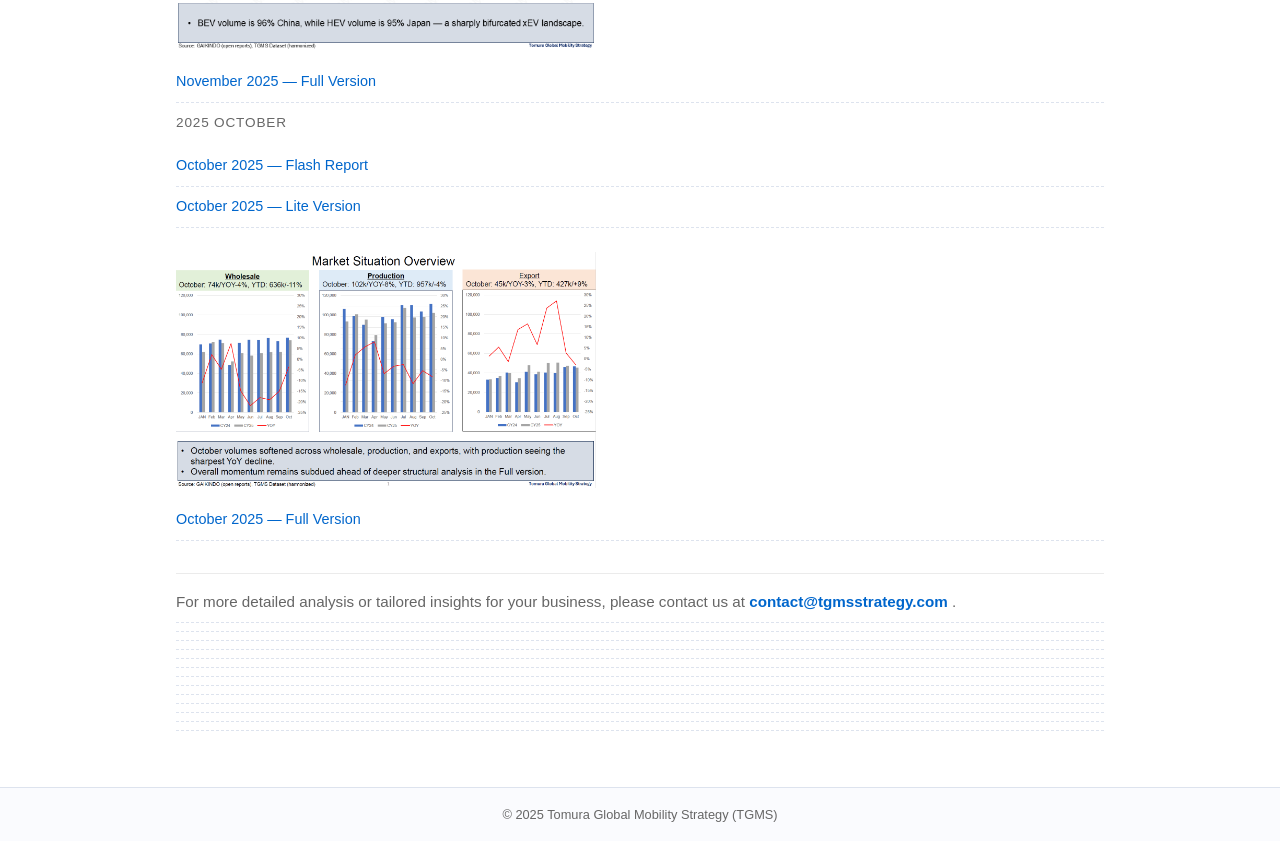
<file: indonesia-monthly.html>
<!DOCTYPE html>
<html lang="en">
<head>
  <meta charset="UTF-8" />
  <meta name="viewport" content="width=device-width, initial-scale=1.0" />
  <title>Indonesia Monthly Market Reports – TGMS</title>

    <!--ファビコン-->
<link rel="icon" href="./favicon.ico" sizes="any">
<link rel="icon" href="./favicon-96x96.png" type="image/png" sizes="96x96">
<link rel="apple-touch-icon" href="./apple-touch-icon.png">
<link rel="manifest" href="./site.webmanifest">

  <!-- 共通CSS -->
  <link rel="stylesheet" href="assets/css/tgms.css" />

 <!-- Privacy-friendly analytics by Plausible -->
  
<script defer data-domain="tgmsstrategy.com" src="https://plausible.io/js/pa-aWPyI4MFRjW1XdGVCjz0R.js"></script>

<script>
  window.plausible=window.plausible||function(){(plausible.q=plausible.q||[]).push(arguments)},plausible.init=plausible.init||function(i){plausible.o=i||{}};
  plausible.init()
</script>


</head>

<body>

  <header>
    <div class="nav-inner">
      <div class="logo">
      <img src="favicon-96x96.png" alt="TGMS logo">
      <span>TOMURA GLOBAL MOBILITY STRATEGY</span>
    </div>
<nav>
  <ul>
    <li><a href="index.html">Home</a></li>
    <li><a href="mailto:contact@tgmsstrategy.com">Contact</a></li>
  </ul>
</nav>

    </div>
  </header>

  <main class="section" id="monthly">
    <h1 class="section-title">Indonesia Monthly Reports</h1>
    <p class="section-subtitle">
      Monthly Indonesia auto market insights—Flash, Lite, and Full versions—TGMS-harmonized using Gaikindo wholesale, production, import, and export data.
    </p>

    <ul class="insights-list">
<!-- 2026 October -->
<li class="insight-item">
  <div class="insights-label">2026 October </div>

  <ul style="list-style:none; padding-left:0; margin-top:6px; font-size:0.9rem;">

    <li>
      <a class="insight-link"
         href="assets/Indonesia/Indonesia_CY26_OctFlash.png"
         target="_blank">
        October 2026 — Flash Report
      </a>
    </li>

       <!-- 2026 September -->
<li class="insight-item">
  <div class="insights-label">2026 September </div>

  <ul style="list-style:none; padding-left:0; margin-top:6px; font-size:0.9rem;">

    <li>
      <a class="insight-link"
         href="assets/Indonesia/Indonesia_CY26_SepFlash.png"
         target="_blank">
        September 2026 — Flash Report
      </a>
    </li>
 <!-- 2026 August -->
<li class="insight-item">
  <div class="insights-label">2026 August </div>

  <ul style="list-style:none; padding-left:0; margin-top:6px; font-size:0.9rem;">

    <li>
      <a class="insight-link"
         href="assets/Indonesia/Indonesia_CY26_AugFlash.png"
         target="_blank">
        August 2026 — Flash Report
      </a>
    </li>

            <!-- 2026 July -->
<li class="insight-item">
  <div class="insights-label">2026 July </div>

  <ul style="list-style:none; padding-left:0; margin-top:6px; font-size:0.9rem;">

    <li>
      <a class="insight-link"
         href="assets/Indonesia/Indonesia_CY26_JulFlash.png"
         target="_blank">
        July 2026 — Flash Report
      </a>
    </li>

            <!-- 2026 June -->
<li class="insight-item">
  <div class="insights-label">2026 June </div>

  <ul style="list-style:none; padding-left:0; margin-top:6px; font-size:0.9rem;">

    <li>
      <a class="insight-link"
         href="assets/Indonesia/Indonesia_CY26_JunFlash.png"
         target="_blank">
        June 2026 — Flash Report
      </a>
    </li>

        <li>
      <a class="insight-link"
         href="assets/Indonesia/Indonesia_CY26_1sthalfCHNOEM.png"
         target="_blank">
        Chinese OEMs Shift Toward Local Production in Indonesia
      </a>
    </li>

            <!-- 2026 May -->
<li class="insight-item">
  <div class="insights-label">2026 May </div>

  <ul style="list-style:none; padding-left:0; margin-top:6px; font-size:0.9rem;">

    <li>
      <a class="insight-link"
         href="assets/Indonesia/Indonesia_CY26_MayFlash.png"
         target="_blank">
        May 2026 — Flash Report
      </a>
    </li>

      <!-- 2026 April -->
<li class="insight-item">
  <div class="insights-label">2026 April </div>

  <ul style="list-style:none; padding-left:0; margin-top:6px; font-size:0.9rem;">

    <li>
      <a class="insight-link"
         href="assets/Indonesia/Indonesia_CY26_AprFlash.png"
         target="_blank">
        April 2026 — Flash Report
      </a>
    </li>

      <!-- 2026 March -->
<li class="insight-item">
  <div class="insights-label">2026 March </div>

  <ul style="list-style:none; padding-left:0; margin-top:6px; font-size:0.9rem;">

    <li>
      <a class="insight-link"
         href="assets/Indonesia/Indonesia_CY26_MarFlash.png"
         target="_blank">
        March 2026 — Flash Report
      </a>
    </li>

   <!-- 2026 February -->
<li class="insight-item">
  <div class="insights-label">2026 February </div>

  <ul style="list-style:none; padding-left:0; margin-top:6px; font-size:0.9rem;">

    <li>
      <a class="insight-link"
         href="assets/Indonesia/Indonesia_CY26_FebFlash.png"
         target="_blank">
        February 2026 — Flash Report
      </a>
    </li>


      <!-- 2026 January -->
<li class="insight-item">
  <div class="insights-label">2026 January </div>

  <ul style="list-style:none; padding-left:0; margin-top:6px; font-size:0.9rem;">

    <li>
      <a class="insight-link"
         href="assets/Indonesia/Indonesia_CY26_JanFlash.png"
         target="_blank">
        January 2026 — Flash Report
      </a>
    </li>

        <li>
      <a class="insight-link"
         href="assets/Indonesia/Jan26_MonthlyReport_Lite_TGMSweb.pdf"
         target="_blank">
     January 2026 — Lite Version
      </a>
    </li>

<!-- 2025 December -->
<li class="insight-item">
  <div class="insights-label">2025 DECEMBER</div>

  <ul style="list-style:none; padding-left:0; margin-top:6px; font-size:0.9rem;">

    <li>
      <a class="insight-link"
         href="assets/Indonesia/Indonesia_CY25_DecFlash_v1.png"
         target="_blank">
        December 2025 — Flash Report
      </a>
    </li>

    <li>
      <a class="insight-link"
         href="assets/Indonesia/Dec_MonthlyReport_Lite_TGMSweb.pdf"
         target="_blank">
        December 2025 — Lite Version
      </a>
    </li>

     <li>
        December 2025 — Full Version: Available upon request
         </li>

<!-- 2025 November -->
<li class="insight-item">
  <div class="insights-label">2025 NOVEMBER</div>

  <ul style="list-style:none; padding-left:0; margin-top:6px; font-size:0.9rem;">

    <li>
      <a class="insight-link"
         href="assets/Indonesia/Indonesia_CY25_NovFlash.png"
         target="_blank">
        November 2025 — Flash Report
      </a>
    </li>

    <li>
      <a class="insight-link"
         href="assets/Indonesia/Nov25_MonthlyReport_Lite.pdf"
         target="_blank">
        November 2025 — Lite Version
      </a>
    </li>

<!-- ===== Full Version (Teaser) Card ===== -->
<div class="report-card">
  <div class="report-thumb">
<img src="assets/Indonesia/NovReport_Full_excerpt.png"
     alt="Indonesia Monthly Report Full Version Teaser Cover"
     class="monthly-teaser-thumb">

  </div>

    <li>
      <a class="insight-link"
         href="assets/Indonesia/Nov_MonthlyReport_Full_excerpt.pdf"
         target="_blank">
        November 2025 — Full Version
      </a>
    </li>


  </div>
</div>
<!-- ===== End Full Version (Teaser) ===== -->

  <!-- 2025 October -->
<li class="insight-item">
  <div class="insights-label">2025 OCTOBER</div>

  <ul style="list-style:none; padding-left:0; margin-top:6px; font-size:0.9rem;">

    <li>
      <a class="insight-link"
         href="assets/Indonesia/Gaikindo_Oct25YTD_report.pdf"
         target="_blank">
        October 2025 — Flash Report
      </a>
    </li>

    <li>
      <a class="insight-link"
         href="assets/Indonesia/Oct25_Monthly_Report_Lite.pdf"
         target="_blank">
        October 2025 — Lite Version
      </a>
    </li>
<!-- ===== Full Version (Teaser) Card ===== -->
<div class="report-card">
  <div class="report-thumb">
<img src="assets/Indonesia/Full_Teaser_Oct25_Cover.png"
     alt="Indonesia Monthly Report Full Version Teaser Cover"
     class="monthly-teaser-thumb">

  </div>

    <li>
      <a class="insight-link"
         href="assets/Indonesia/Oct25_Monthly_Full_Teaser_v1.pdf"
         target="_blank">
        October 2025 — Full Version
      </a>
    </li>


  </div>
</div>
<!-- ===== End Full Version (Teaser) ===== -->


    </ul>

<div class="insight-contact-cta">
  <p class="insight-contact-text">
    For more detailed analysis or tailored insights for your business, please contact us at
    <a href="mailto:contact@tgmsstrategy.com" class="insight-contact-link">
      contact@tgmsstrategy.com
    </a>.
  </p>
</div>


  </main>

  <footer>
    © 2025 Tomura Global Mobility Strategy (TGMS)
  </footer>

</body>
</html>
</file>
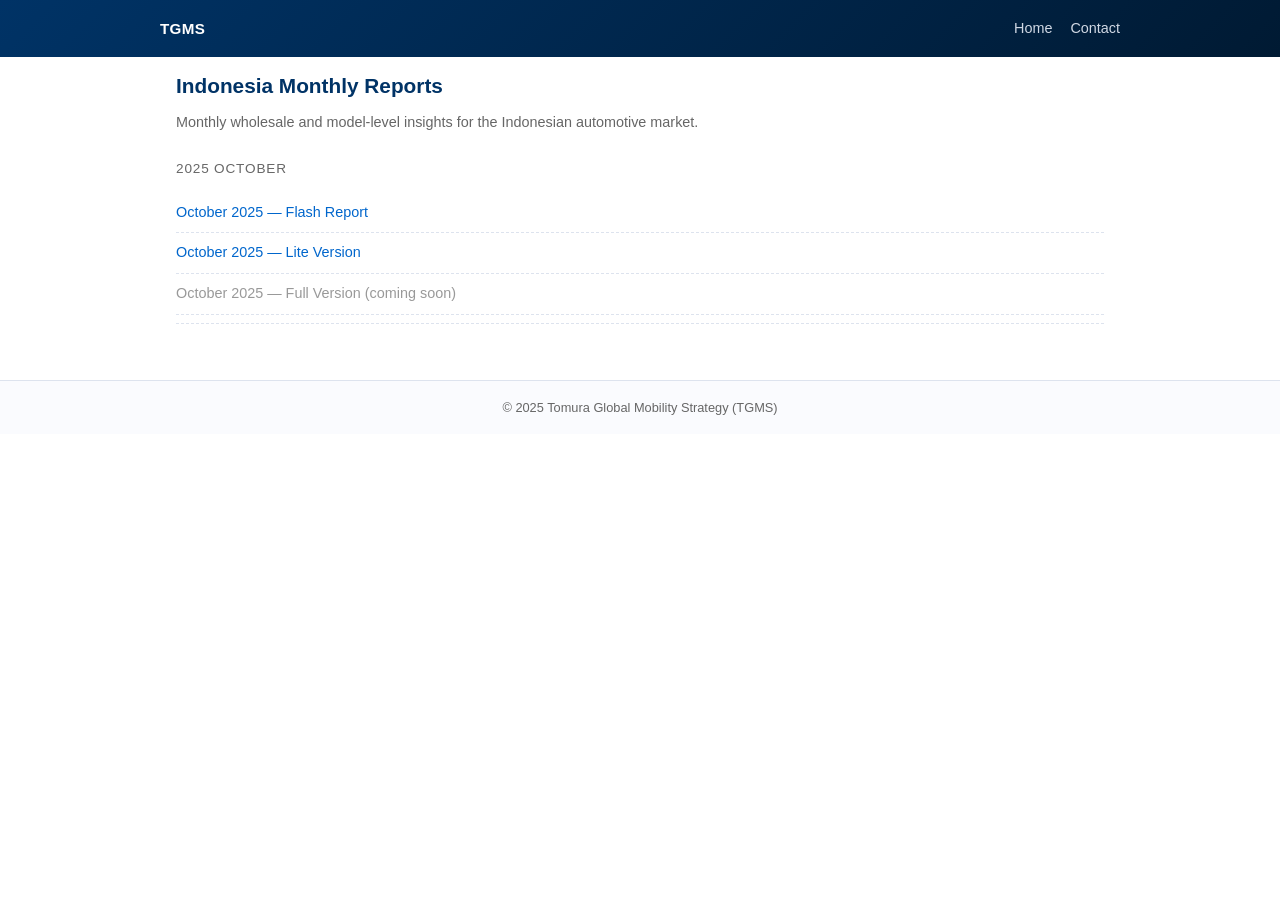
<file: indonesia_monthly.html>
<!DOCTYPE html>
<html lang="en">
<head>
  <meta charset="UTF-8" />
  <meta name="viewport" content="width=device-width, initial-scale=1.0" />
  <title>Indonesia Monthly Reports – TGMS</title>

  <!-- 共通CSS -->
  <link rel="stylesheet" href="assets/css/tgms.css" />

   <!-- Privacy-friendly analytics by Plausible -->
<script async src="https://plausible.io/js/pa-aau9bohgWEYgHfpAKs_Om.js"></script>
<script>
  window.plausible=window.plausible||function(){(plausible.q=plausible.q||[]).push(arguments)},plausible.init=plausible.init||function(i){plausible.o=i||{}};
  plausible.init()
</script>


</head>

<body>

  <header>
    <div class="nav-inner">
      <div class="logo">TGMS</div>
<nav>
  <ul>
    <li><a href="index.html">Home</a></li>
    <li><a href="mailto:contact@tgmsstrategy.com">Contact</a></li>
  </ul>
</nav>

    </div>
  </header>

  <main class="section" id="monthly">
    <h1 class="section-title">Indonesia Monthly Reports</h1>
    <p class="section-subtitle">
      Monthly wholesale and model-level insights for the Indonesian automotive market.
    </p>

    <ul class="insights-list">

      <!-- 2025 October -->
<li class="insight-item">
  <div class="insights-label">2025 OCTOBER</div>

  <ul style="list-style:none; padding-left:0; margin-top:6px; font-size:0.9rem;">

    <li>
      <a class="insight-link"
         href="assets/Indonesia%20Gaikindo%20Oct%2025%20YTD%20report.pdf"
         target="_blank">
        October 2025 — Flash Report
      </a>
    </li>

    <li>
      <a class="insight-link"
         href="assets/Oct25_Monthly_Report_Lite.pdf"
         target="_blank">
        October 2025 — Lite Version
      </a>
    </li>

    <li>
      <span style="color:#999;">
        October 2025 — Full Version (coming soon)
      </span>
    </li>

  </ul>
</li>

    </ul>

  </main>

  <footer>
    © 2025 Tomura Global Mobility Strategy (TGMS)
  </footer>

</body>
</html>
</file>
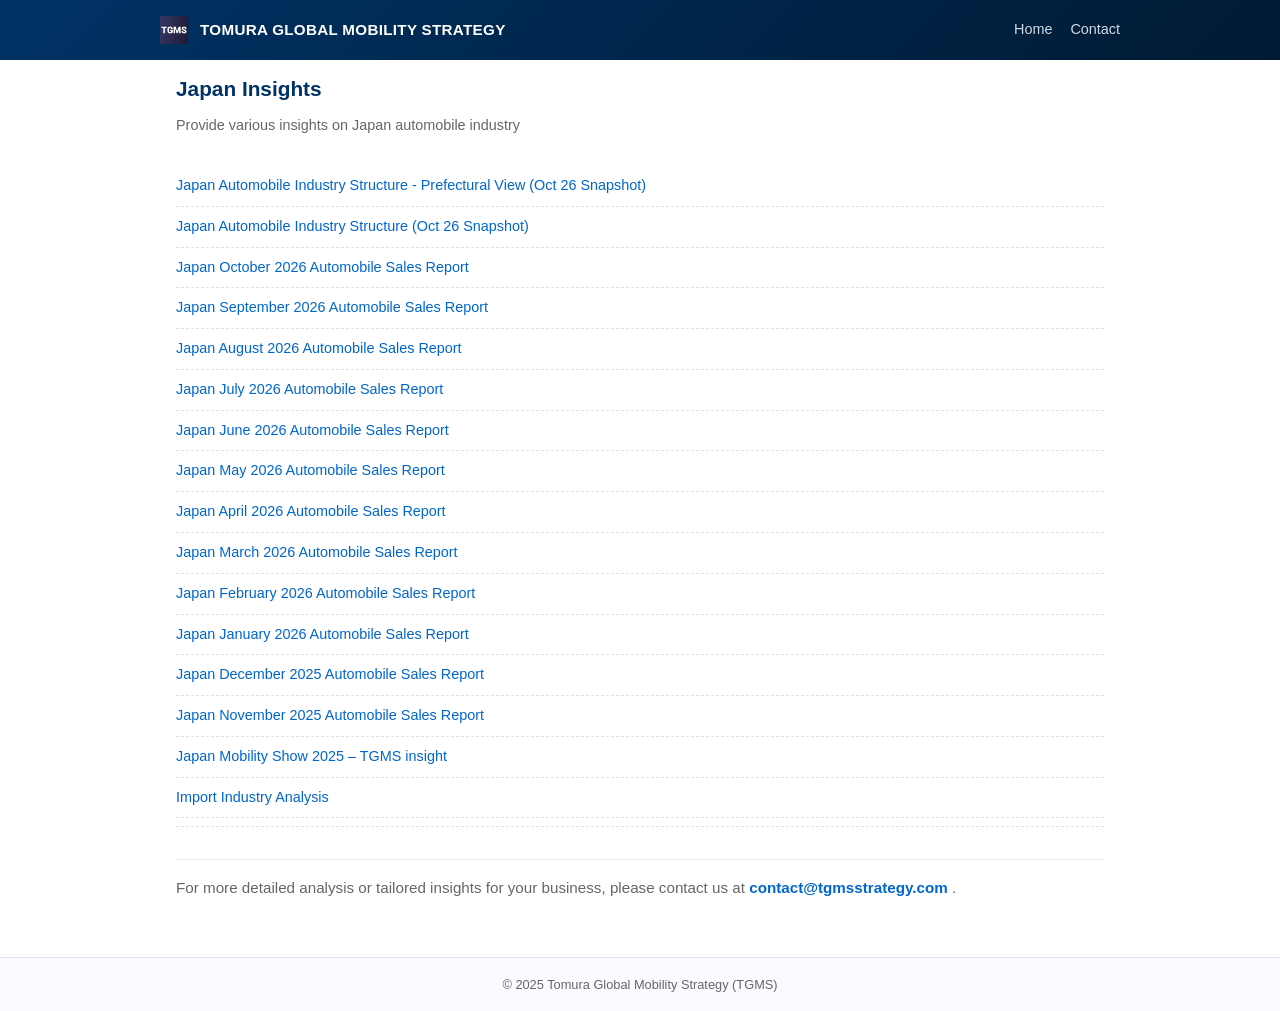
<file: japan-insights.html>
<!DOCTYPE html>
<html lang="en">
<head>
  <meta charset="UTF-8" />
  <meta name="viewport" content="width=device-width, initial-scale=1.0" />
  <title>Japan Insights – TGMS</title>

    <!--ファビコン-->
<link rel="icon" href="./favicon.ico" sizes="any">
<link rel="icon" href="./favicon-96x96.png" type="image/png" sizes="96x96">
<link rel="apple-touch-icon" href="./apple-touch-icon.png">
<link rel="manifest" href="./site.webmanifest">

  <!-- 共通CSS -->
  <link rel="stylesheet" href="assets/css/tgms.css" />

 <!-- Privacy-friendly analytics by Plausible -->
  
<script defer data-domain="tgmsstrategy.com" src="https://plausible.io/js/pa-aWPyI4MFRjW1XdGVCjz0R.js"></script>

<script>
  window.plausible=window.plausible||function(){(plausible.q=plausible.q||[]).push(arguments)},plausible.init=plausible.init||function(i){plausible.o=i||{}};
  plausible.init()
</script>


</head>

<body>

  <header>
    <div class="nav-inner">
      <div class="logo">
      <img src="favicon-96x96.png" alt="TGMS logo">
      <span>TOMURA GLOBAL MOBILITY STRATEGY</span>
    </div>
<nav>
  <ul>
    <li><a href="index.html">Home</a></li>
    <li><a href="mailto:contact@tgmsstrategy.com">Contact</a></li>
  </ul>
</nav>

    </div>
  </header>

  <main class="section" id="monthly">
    <h1 class="section-title">Japan Insights</h1>
    <p class="section-subtitle">
      Provide various insights on Japan automobile industry
    </p>

    <ul class="insights-list">

      
<li class="insight-item">

  <ul style="list-style:none; padding-left:0; margin-top:6px; font-size:0.9rem;">
      <li>
      <a class="insight-link"
         href="assets/Japan/JPN_Oct26_PrefecturalView.png"
         target="_blank">
        Japan Automobile Industry Structure - Prefectural View (Oct 26 Snapshot)
      </a>
    </li>
    <li>
      <a class="insight-link"
         href="assets/Japan/JPN_Oct26_Details.png"
         target="_blank">
        Japan Automobile Industry Structure (Oct 26 Snapshot)
      </a>
    </li>
    <li>
      <a class="insight-link"
         href="assets/Japan/JPN_Oct26_Analysis.png"
         target="_blank">
        Japan October 2026 Automobile Sales Report
      </a>
    </li>

    <li>
      <a class="insight-link"
         href="assets/Japan/JPN_Sep26_Analysis.png"
         target="_blank">
        Japan September 2026 Automobile Sales Report
      </a>
    </li>

<li>
      <a class="insight-link"
         href="assets/Japan/JPN_Aug26_Analysis.png"
         target="_blank">
        Japan August 2026 Automobile Sales Report
      </a>
    </li>

 <li>
      <a class="insight-link"
         href="assets/Japan/JPN_Jul26_Analysis.png"
         target="_blank">
        Japan July 2026 Automobile Sales Report
      </a>
    </li>

       <li>
      <a class="insight-link"
         href="assets/Japan/JPN_Jun26_Analysis.png"
         target="_blank">
        Japan June 2026 Automobile Sales Report
      </a>
    </li>  

       <li>
      <a class="insight-link"
         href="assets/Japan/JPN_May26_Analysis.png"
         target="_blank">
        Japan May 2026 Automobile Sales Report
      </a>
    </li>  
    
    <li>
      <a class="insight-link"
         href="assets/Japan/JPN_Apr26_Analysis.png"
         target="_blank">
        Japan April 2026 Automobile Sales Report
      </a>
    </li>  

        <li>
      <a class="insight-link"
         href="assets/Japan/JPN_Mar26_Analysis.png"
         target="_blank">
        Japan March 2026 Automobile Sales Report
      </a>
    </li>  
    
    <li>
      <a class="insight-link"
         href="assets/Japan/JPN_Feb26_Analysis1.pdf"
         target="_blank">
        Japan February 2026 Automobile Sales Report
      </a>
    </li>  
    
    <li>
      <a class="insight-link"
         href="assets/Japan/JPN_Jan26_Analysis TGMS website.pdf"
         target="_blank">
        Japan January 2026 Automobile Sales Report
      </a>
    </li>
    
    <li>
      <a class="insight-link"
         href="assets/Japan/JPN_Dec25_Analysis_TGMS.pdf"
         target="_blank">
        Japan December 2025 Automobile Sales Report
      </a>
    </li>

    <li>
      <a class="insight-link"
         href="assets/Japan/JPN_Nov25_Analysis_TGMS_website.pdf"
         target="_blank">
        Japan November 2025 Automobile Sales Report
      </a>
    </li>

    <li>
      <a class="insight-link"
         href="assets/Japan/JMS%20summary%20TGMS%20Nov%2012a.pdf"
         target="_blank">
        Japan Mobility Show 2025 – TGMS insight
      </a>
    </li>

    <li>
      <a class="insight-link"
         href="assets/Japan/JPN_Import_Industry_Analysis.pdf"
         target="_blank">
       Import Industry Analysis
      </a>
    </li>

  </ul>
</li>

    </ul>

<div class="insight-contact-cta">
  <p class="insight-contact-text">
    For more detailed analysis or tailored insights for your business, please contact us at
    <a href="mailto:contact@tgmsstrategy.com" class="insight-contact-link">
      contact@tgmsstrategy.com
    </a>.
  </p>
</div>


  </main>

  <footer>
    © 2025 Tomura Global Mobility Strategy (TGMS)
  </footer>

</body>
</html>
</file>
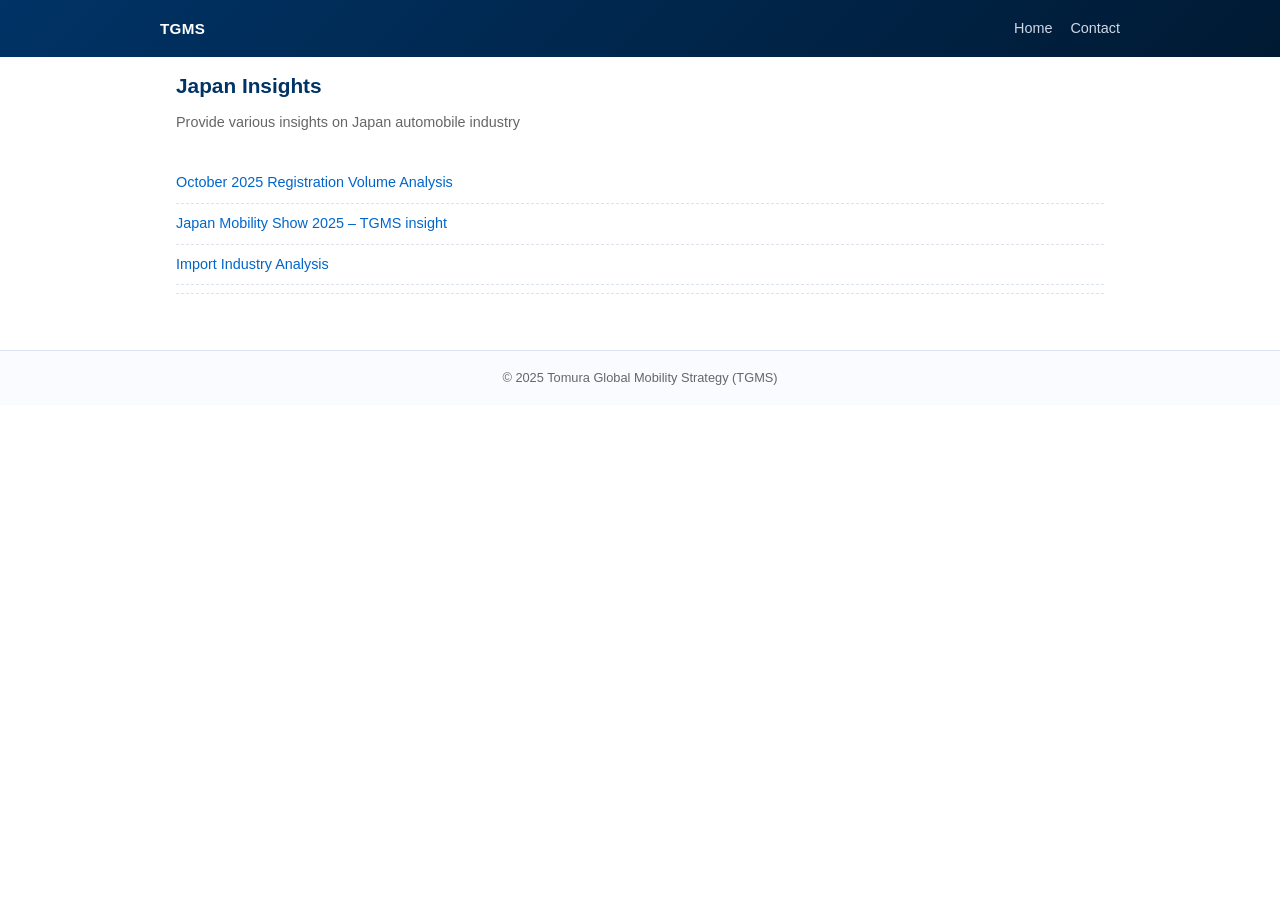
<file: japan_insights.html>
<!DOCTYPE html>
<html lang="en">
<head>
  <meta charset="UTF-8" />
  <meta name="viewport" content="width=device-width, initial-scale=1.0" />
  <title>Japan Insights – TGMS</title>

  <!-- 共通CSS -->
  <link rel="stylesheet" href="assets/css/tgms.css" />

   <!-- Privacy-friendly analytics by Plausible -->
<script async src="https://plausible.io/js/pa-aau9bohgWEYgHfpAKs_Om.js"></script>
<script>
  window.plausible=window.plausible||function(){(plausible.q=plausible.q||[]).push(arguments)},plausible.init=plausible.init||function(i){plausible.o=i||{}};
  plausible.init()
</script>


</head>

<body>

  <header>
    <div class="nav-inner">
      <div class="logo">TGMS</div>
<nav>
  <ul>
    <li><a href="index.html">Home</a></li>
    <li><a href="mailto:contact@tgmsstrategy.com">Contact</a></li>
  </ul>
</nav>

    </div>
  </header>

  <main class="section" id="monthly">
    <h1 class="section-title">Japan Insights</h1>
    <p class="section-subtitle">
      Provide various insights on Japan automobile industry
    </p>

    <ul class="insights-list">

      <!-- 2025 October -->
<li class="insight-item">

  <ul style="list-style:none; padding-left:0; margin-top:6px; font-size:0.9rem;">

    <li>
      <a class="insight-link"
         href="assets/JPN_Oct25_Analysis.pdf"
         target="_blank">
        October 2025 Registration Volume Analysis
      </a>
    </li>

    <li>
      <a class="insight-link"
         href="assets/JMS%20summary%20TGMS%20Nov%2012a.pdf"
         target="_blank">
        Japan Mobility Show 2025 – TGMS insight
      </a>
    </li>

    <li>
      <a class="insight-link"
         href="assets/JPN_Import_Industry_Analysis.pdf"
         target="_blank">
       Import Industry Analysis
      </a>
    </li>

  </ul>
</li>

    </ul>

  </main>

  <footer>
    © 2025 Tomura Global Mobility Strategy (TGMS)
  </footer>

</body>
</html>
</file>
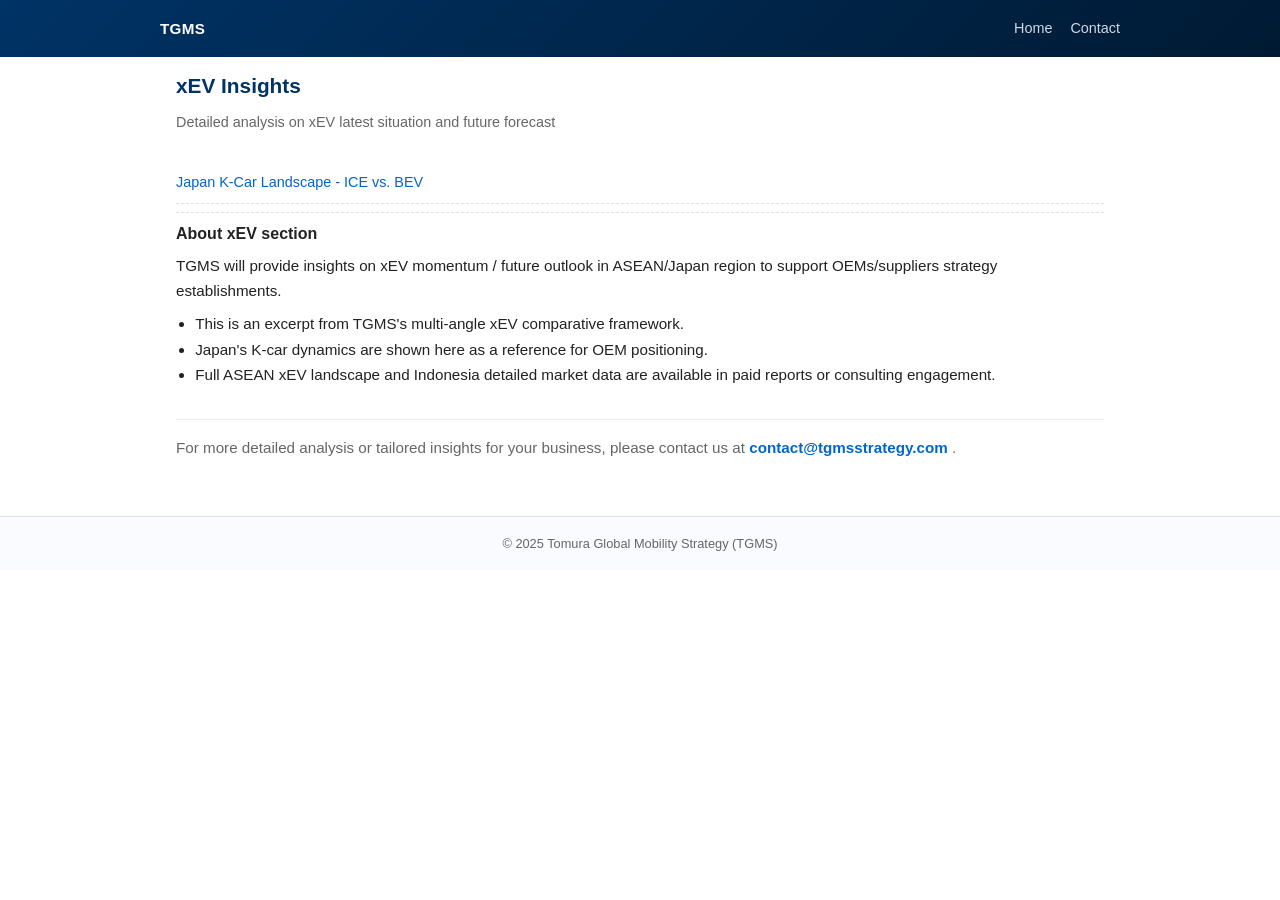
<file: xev-insights-a.html>
<!DOCTYPE html>
<html lang="en">
<head>
  <meta charset="UTF-8" />
  <meta name="viewport" content="width=device-width, initial-scale=1.0" />
  <title>xEV Insights</title>

  <!-- 共通CSS -->
  <link rel="stylesheet" href="assets/css/tgms.css" />

<!-- Privacy-friendly analytics by Plausible -->
<script async src="https://plausible.io/js/pa-FiC2feeB8Dh7w9mkXReaH.js"></script>
<script>
  window.plausible=window.plausible||function(){(plausible.q=plausible.q||[]).push(arguments)},plausible.init=plausible.init||function(i){plausible.o=i||{}};
  plausible.init()
</script>


</head>

<body>

  <header>
    <div class="nav-inner">
      <div class="logo">TGMS</div>
<nav>
  <ul>
    <li><a href="index.html">Home</a></li>
    <li><a href="mailto:contact@tgmsstrategy.com">Contact</a></li>
  </ul>
</nav>

    </div>
  </header>

<main class="section" id="monthly">
  <h1 class="section-title">xEV Insights</h1>
  <p class="section-subtitle">
    Detailed analysis on xEV latest situation and future forecast
  </p>

  <ul class="insights-list">
    <!-- 2025 October -->
    <li class="insight-item">
      <ul style="list-style:none; padding-left:0; margin-top:6px; font-size:0.9rem;">
        <li>
          <a class="insight-link"
             href="assets/JPN_KCar_landscape.pdf"
             target="_blank">
            Japan K-Car Landscape - ICE vs. BEV
          </a>
        </li>
      </ul>
    </li>
  </ul>

  <!-- xEV section starts here -->
<!-- xEV section starts here -->
<section class="section xev" id="about" style="border-bottom:none!important; padding-top:8px; padding-bottom:0;">
 <p style="font-size:1.0rem; font-weight:600; margin:0 0 6px;">
  About xEV section
</p>

  <p class="about-body" style="margin-bottom:8px;">
    TGMS will provide insights on xEV momentum / future outlook in ASEAN/Japan region to support OEMs/suppliers strategy establishments.
  </p>

  <ul class="about-list" style="border-bottom:none!important; margin:0; padding:0 0 0 1.2rem;">
    <li>This is an excerpt from TGMS's multi-angle xEV comparative framework.</li>
    <li>Japan's K-car dynamics are shown here as a reference for OEM positioning.</li>
    <li>Full ASEAN xEV landscape and Indonesia detailed market data are available in paid reports or consulting engagement.</li>
  </ul>
</section>

<div class="insight-contact-cta">
  <p class="insight-contact-text">
    For more detailed analysis or tailored insights for your business, please contact us at
    <a href="mailto:contact@tgmsstrategy.com" class="insight-contact-link">
      contact@tgmsstrategy.com
    </a>.
  </p>
</div>


</main>


  <footer>
    © 2025 Tomura Global Mobility Strategy (TGMS)
  </footer>

</body>
</html>
</file>
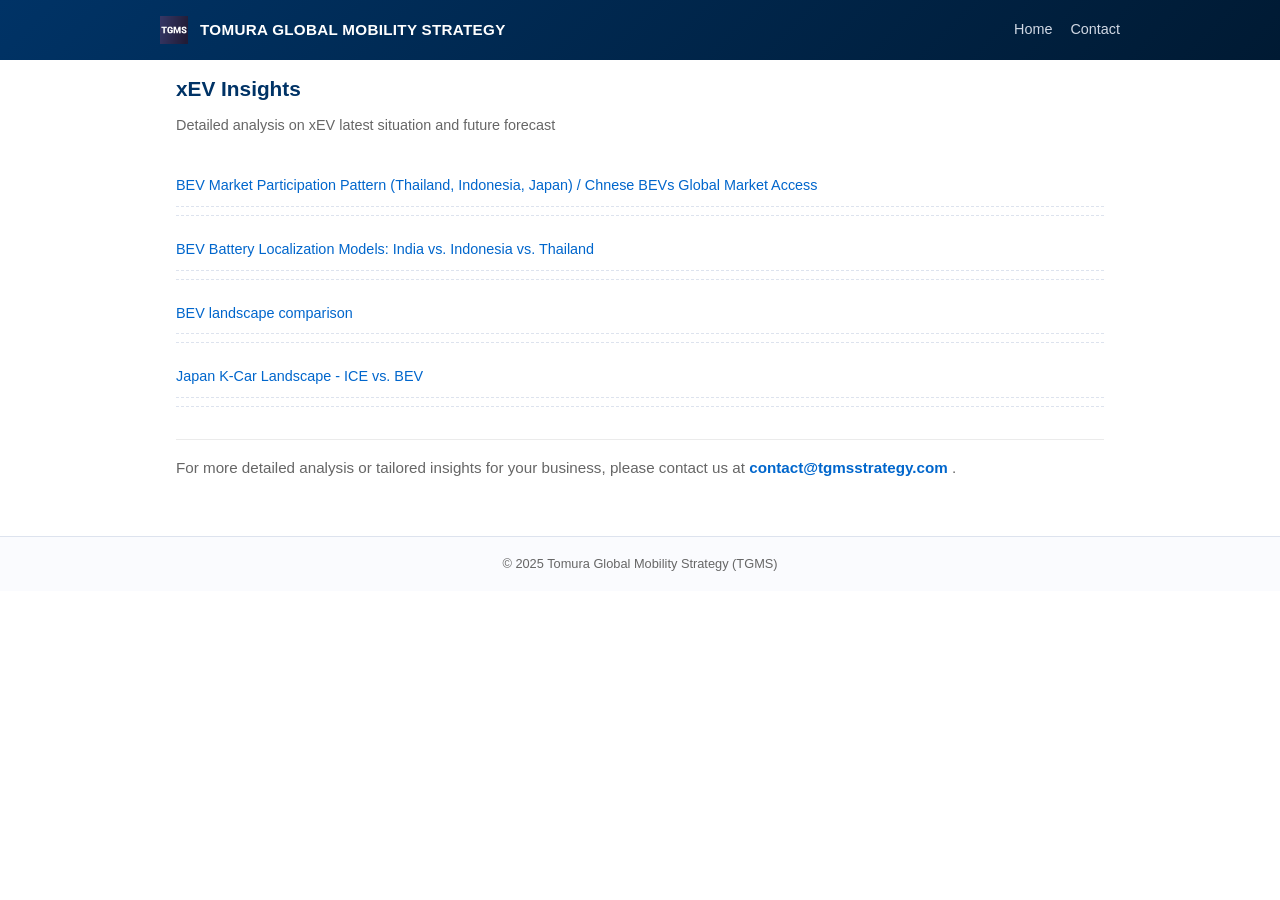
<file: xev-insights.html>
<!DOCTYPE html>
<html lang="en">
<head>
  <meta charset="UTF-8" />
  <meta name="viewport" content="width=device-width, initial-scale=1.0" />
  <title>xEV Insights</title>

    <!--ファビコン-->
<link rel="icon" href="./favicon.ico" sizes="any">
<link rel="icon" href="./favicon-96x96.png" type="image/png" sizes="96x96">
<link rel="apple-touch-icon" href="./apple-touch-icon.png">
<link rel="manifest" href="./site.webmanifest">

  <!-- 共通CSS -->
  <link rel="stylesheet" href="assets/css/tgms.css" />

 <!-- Privacy-friendly analytics by Plausible -->
  
<script defer data-domain="tgmsstrategy.com" src="https://plausible.io/js/pa-aWPyI4MFRjW1XdGVCjz0R.js"></script>

<script>
  window.plausible=window.plausible||function(){(plausible.q=plausible.q||[]).push(arguments)},plausible.init=plausible.init||function(i){plausible.o=i||{}};
  plausible.init()
</script>


</head>

<body>

  <header>
    <div class="nav-inner">
      <div class="logo">
      <img src="favicon-96x96.png" alt="TGMS logo">
      <span>TOMURA GLOBAL MOBILITY STRATEGY</span>
    </div>
<nav>
  <ul>
    <li><a href="index.html">Home</a></li>
    <li><a href="mailto:contact@tgmsstrategy.com">Contact</a></li>
  </ul>
</nav>

    </div>
  </header>

<main class="section" id="monthly">
  <h1 class="section-title">xEV Insights</h1>
  <p class="section-subtitle">
    Detailed analysis on xEV latest situation and future forecast
  </p>

  <ul class="insights-list">
      <li class="insight-item">
      <ul style="list-style:none; padding-left:0; margin-top:6px; font-size:0.9rem;">
        <li>
          <a class="insight-link"
             href="assets/BEV/BEV_penetration_pattern2.pdf"
             target="_blank">
            BEV Market Participation Pattern (Thailand, Indonesia, Japan) / Chnese BEVs Global Market Access
          </a>
        </li>
      </ul>
    </li>

    <li class="insight-item">
      <ul style="list-style:none; padding-left:0; margin-top:6px; font-size:0.9rem;">
        <li>
          <a class="insight-link"
             href="assets/BEV/Battery_sourcing_comparison.png"
             target="_blank">
            BEV Battery Localization Models: India vs. Indonesia vs. Thailand
          </a>
        </li>
      </ul>
    </li>

      <li class="insight-item">
      <ul style="list-style:none; padding-left:0; margin-top:6px; font-size:0.9rem;">
        <li>
          <a class="insight-link"
             href="assets/BEV/BEV_landscape.pdf"
             target="_blank">
            BEV landscape comparison
          </a>
        </li>
      </ul>
    </li>

    <li class="insight-item">
      <ul style="list-style:none; padding-left:0; margin-top:6px; font-size:0.9rem;">
        <li>
          <a class="insight-link"
             href="assets/Japan/JPN_KCar_analysis.pdf"
             target="_blank">
            Japan K-Car Landscape - ICE vs. BEV
          </a>
        </li>
      </ul>
    </li>
  </ul>


<div class="insight-contact-cta">
  <p class="insight-contact-text">
    For more detailed analysis or tailored insights for your business, please contact us at
    <a href="mailto:contact@tgmsstrategy.com" class="insight-contact-link">
      contact@tgmsstrategy.com
    </a>.
  </p>
</div>


</main>


  <footer>
    © 2025 Tomura Global Mobility Strategy (TGMS)
  </footer>

</body>
</html>
</file>
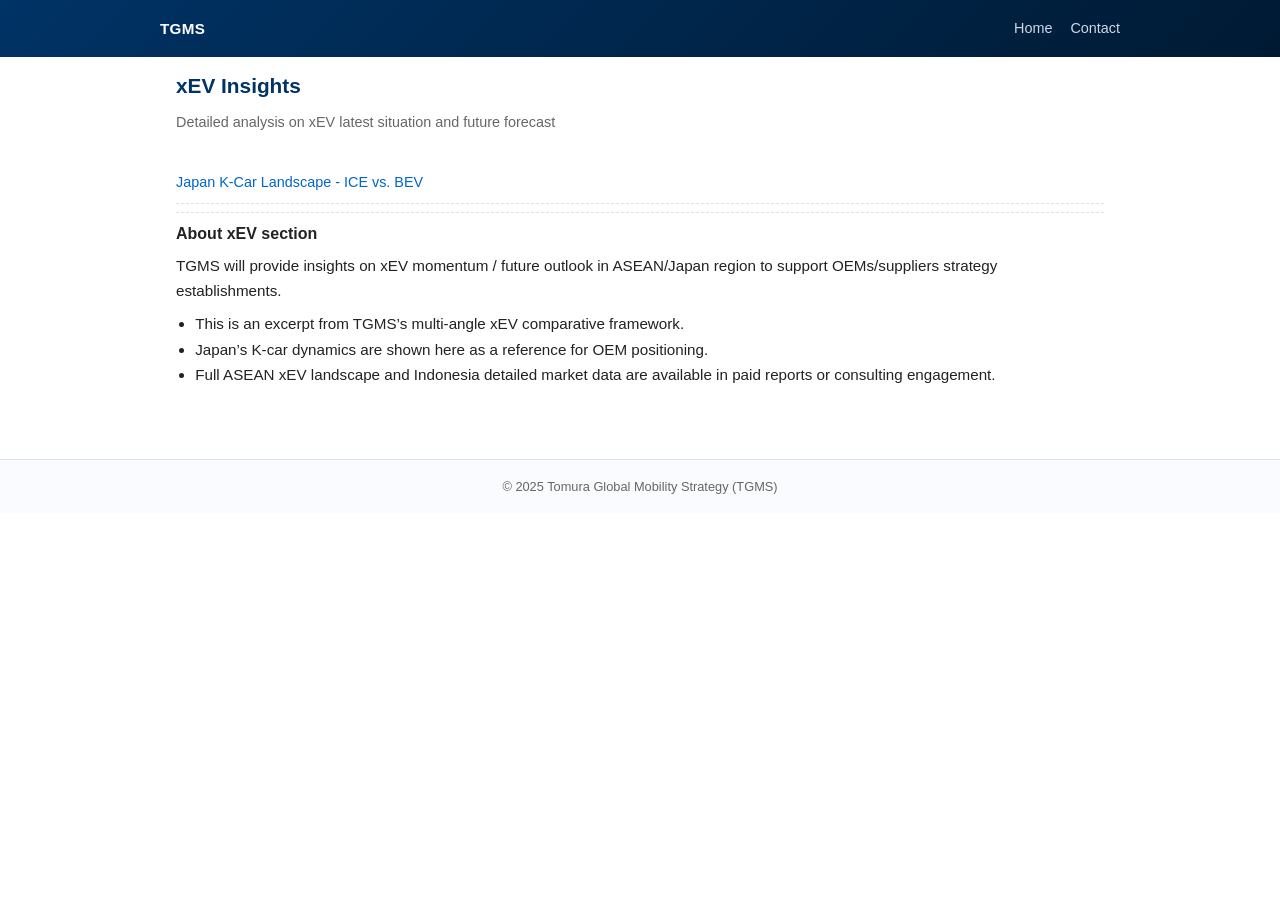
<file: xEV_insights.html>
<!DOCTYPE html>
<html lang="en">
<head>
  <meta charset="UTF-8" />
  <meta name="viewport" content="width=device-width, initial-scale=1.0" />
  <title>xEV Insights</title>

  <!-- 共通CSS -->
  <link rel="stylesheet" href="assets/css/tgms.css" />

   <!-- Privacy-friendly analytics by Plausible -->
<script async src="https://plausible.io/js/pa-aau9bohgWEYgHfpAKs_Om.js"></script>
<script>
  window.plausible=window.plausible||function(){(plausible.q=plausible.q||[]).push(arguments)},plausible.init=plausible.init||function(i){plausible.o=i||{}};
  plausible.init()
</script>


</head>

<body>

  <header>
    <div class="nav-inner">
      <div class="logo">TGMS</div>
<nav>
  <ul>
    <li><a href="index.html">Home</a></li>
    <li><a href="mailto:contact@tgmsstrategy.com">Contact</a></li>
  </ul>
</nav>

    </div>
  </header>

<main class="section" id="monthly">
  <h1 class="section-title">xEV Insights</h1>
  <p class="section-subtitle">
    Detailed analysis on xEV latest situation and future forecast
  </p>

  <ul class="insights-list">
    <!-- 2025 October -->
    <li class="insight-item">
      <ul style="list-style:none; padding-left:0; margin-top:6px; font-size:0.9rem;">
        <li>
          <a class="insight-link"
             href="assets/JPN_KCar_landscape.pdf"
             target="_blank">
            Japan K-Car Landscape - ICE vs. BEV
          </a>
        </li>
      </ul>
    </li>
  </ul>

  <!-- xEV section starts here -->
<!-- xEV section starts here -->
<section class="section xev" id="about" style="border-bottom:none!important; padding-top:8px; padding-bottom:0;">
 <p style="font-size:1.0rem; font-weight:600; margin:0 0 6px;">
  About xEV section
</p>

  <p class="about-body" style="margin-bottom:8px;">
    TGMS will provide insights on xEV momentum / future outlook in ASEAN/Japan region to support OEMs/suppliers strategy establishments.
  </p>

  <ul class="about-list" style="border-bottom:none!important; margin:0; padding:0 0 0 1.2rem;">
    <li>This is an excerpt from TGMS’s multi-angle xEV comparative framework.</li>
    <li>Japan’s K-car dynamics are shown here as a reference for OEM positioning.</li>
    <li>Full ASEAN xEV landscape and Indonesia detailed market data are available in paid reports or consulting engagement.</li>
  </ul>
</section>


</main>


  <footer>
    © 2025 Tomura Global Mobility Strategy (TGMS)
  </footer>

</body>
</html>
</file>
<file: assets/css/tgms.css>
:root {
      --tgms-blue: #003366;
      --tgms-light: #f5f7fa;
      --tgms-accent: #0066cc;
      --tgms-text: #222222;
      --tgms-muted: #666666;
      --tgms-max-width: 960px;
    }

    * {
      box-sizing: border-box;
      margin: 0;
      padding: 0;
    }

body {
  font-family:
    -apple-system,
    BlinkMacSystemFont,
    "Hiragino Sans",
    "Hiragino Kaku Gothic ProN",
    "Yu Gothic",
    "YuGothic",
    "Noto Sans JP",
    sans-serif;
  color: var(--tgms-text);
  background-color: #ffffff;
  line-height: 1.65;
}



    a {
      color: var(--tgms-accent);
      text-decoration: none;
    }

    a:hover {
      text-decoration: underline;
    }

    header {
      background: linear-gradient(135deg, var(--tgms-blue), #001a33);
      color: white;
      padding: 16px 16px;
      position: sticky;
      top: 0;
      z-index: 10;
    }

    .nav-inner {
      max-width: var(--tgms-max-width);
      margin: 0 auto;
      display: flex;
      align-items: center;
      justify-content: space-between;
      gap: 16px;
    }

    .logo {
      font-weight: 600;
      letter-spacing: 0.04em;
      font-size: 0.95rem;
      text-transform: uppercase;
    }

    nav ul {
      list-style: none;
      display: flex;
      gap: 18px;
      font-size: 0.9rem;
    }

    nav a {
      color: #e7edf7;
      opacity: 0.9;
    }

    nav a:hover {
      opacity: 1;
    }

    main {
      padding: 12px 16px 40px;
    }

    .section {
      max-width: var(--tgms-max-width);
      margin: 0 auto 40px;
      scroll-margin-top: 90px;
    }

    .section:last-of-type {
      margin-bottom: 16px;
    }

    /* HERO */
    .hero {
      display: grid;
      grid-template-columns: 3fr 2fr;
      gap: 32px;
      align-items: center;
      padding-top: 16px;
      padding-bottom: 24px;
      border-bottom: 1px solid #dde3ee;
    }

    .hero-title {
      font-size: clamp(2rem, 3vw, 2.6rem);
      font-weight: 700;
      color: var(--tgms-blue);
      margin-bottom: 8px;
    }

    .hero-tagline {
      font-size: 1rem;
      font-style: italic;
      color: var(--tgms-muted);
      margin-bottom: 16px;
    }

    .hero-subtitle {
      font-size: 1rem;
      color: var(--tgms-text);
      margin-bottom: 20px;
    }

    .hero-highlight {
      display: inline-block;
      padding: 4px 10px;
      border-radius: 999px;
      border: 1px solid #c5d2e5;
      font-size: 0.8rem;
      color: var(--tgms-muted);
      margin-bottom: 12px;
    }

    .hero-cta {
      display: flex;
      flex-wrap: wrap;
      gap: 10px;
    }

    .btn-primary {
      border: none;
      border-radius: 999px;
      padding: 10px 20px;
      font-size: 0.9rem;
      font-weight: 500;
      cursor: pointer;
      background-color: var(--tgms-accent);
      color: white;
    }

    .btn-primary:hover {
      background-color: #0052a3;
    }

    .btn-outline {
      border-radius: 999px;
      padding: 9px 18px;
      font-size: 0.9rem;
      font-weight: 500;
      cursor: pointer;
      background-color: transparent;
      color: var(--tgms-accent);
      border: 1px solid #c5d2e5;
    }

    .btn-outline:hover {
      background-color: #eef3fb;
    }

    .hero-sidebox {
      background-color: var(--tgms-light);
      border-radius: 12px;
      padding: 16px 18px;
      font-size: 0.85rem;
      color: var(--tgms-muted);
      border: 1px solid #dde3ee;
    }

    .hero-sidebox h3 {
      font-size: 1.25rem;
      margin-bottom: 8px;
      color: var(--tgms-blue);
      font-weight: 600;
    }

    .hero-sidebox ul {
      padding-left: 16px;
    }

    .hero-sidebox li {
      margin-bottom: 4px;
    }

    /* SECTION TITLES */
    .section-title {
      font-size: 1.3rem;
      font-weight: 600;
      color: var(--tgms-blue);
      margin-bottom: 8px;
    }

    .section-subtitle {
      font-size: 0.9rem;
      color: var(--tgms-muted);
      margin-bottom: 14px;
    }

    /* ABOUT */
    .about-body {
      font-size: 0.95rem;
      margin-bottom: 12px;
    }

    .about-list {
      list-style: disc;
      padding-left: 20px;
      font-size: 0.95rem;
      margin-bottom: 8px;
    }

    /* SERVICES */
    .services-grid {
      display: grid;
      grid-template-columns: repeat(auto-fit, minmax(260px, 1fr));
      gap: 16px;
    }

    .service-card {
      border-radius: 10px;
      border: 1px solid #dde3ee;
      padding: 14px 16px;
      background-color: white;
    }

    .service-card h3 {
      font-size: 1rem;
      margin-bottom: 6px;
      color: var(--tgms-blue);
    }

    .service-card p {
      font-size: 0.9rem;
      color: var(--tgms-muted);
    }

    /* INSIGHTS */
    .insights-list {
      list-style: none;
      font-size: 0.9rem;
    }

    .insights-list li {
      padding: 8px 0;
      border-bottom: 1px dashed #dde3ee;
    }

   .insights-label {
  display: inline-block;
  font-size: 0.85rem;           /* 0.75 → 0.85 */
  font-weight: 500;
  text-transform: uppercase;
  letter-spacing: 0.06em;
  color: rgba(0, 0, 0, 0.6); /* mutedより一段濃い色 */
  margin-bottom: 6px;
}


    /* CONTACT */
    .contact-wrapper {
  display: grid;
  grid-template-columns: minmax(0, 1.1fr) minmax(0, 1.4fr);
  gap: 28px;
  align-items: flex-start;
  margin-top: 16px;
}



    .contact-box {
      background-color: var(--tgms-light);
      border-radius: 12px;
      padding: 16px 18px;
      border: 1px solid #dde3ee;
    }

    .contact-box p {
      font-size: 0.9rem;
      margin-bottom: 6px;
      color: var(--tgms-muted);
    }

    .contact-title {
      margin-bottom: 6px;
      font-weight: 600;
    }

    .contact-email {
      font-weight: 600;
      color: var(--tgms-blue);
      font-size: 0.95rem;
    }

    .contact-email a {
      font-weight: 600;
      color: var(--tgms-accent);
      text-decoration: none;
    }

    .contact-email a:hover {
      text-decoration: underline;
    }

    .contact-description {
      margin-top: 10px;
      line-height: 1.6;
      color: var(--tgms-muted);
    }

    form {
      display: grid;
      grid-template-columns: 1fr;
      gap: 10px;
      font-size: 0.9rem;
    }

    label {
      font-weight: 500;
      font-size: 0.85rem;
      color: var(--tgms-muted);
    }

    input,
    select,
    textarea {
      width: 100%;
      padding: 8px 10px;
      border-radius: 6px;
      border: 1px solid #c5d2e5;
      font-size: 0.9rem;
      font-family: inherit;
    }

    textarea {
      min-height: 120px;
      resize: vertical;
    }

    input:focus,
    select:focus,
    textarea:focus {
      outline: none;
      border-color: var(--tgms-accent);
      box-shadow: 0 0 0 1px rgba(0, 102, 204, 0.1);
    }

    .required {
      color: #cc0033;
      margin-left: 2px;
    }

    footer {
      border-top: 1px solid #dde3ee;
      padding: 16px;
      font-size: 0.8rem;
      color: var(--tgms-muted);
      text-align: center;
      background-color: #fafbfe;
      margin-top: 8px;
    }

@media (max-width: 768px) {
  .hero {
    grid-template-columns: 1fr;
  }

  .contact-wrapper {
    grid-template-columns: 1fr;
  }

  header {
    position: static;
  }

  .nav-inner {
    flex-direction: column;
    align-items: flex-start;
  }

  nav ul {
    flex-wrap: nowrap;   /* ← ここが変更点 */
  }

  nav ul li a {
    white-space: nowrap;
    font-size: 0.85rem;
  }
}

.insight-actions .btn-outline {
  padding: 4px 10px;
  font-size: 0.75rem;
  border-radius: 6px;
  margin-top: 6px;
}
.insight-actions {
  margin-top: 4px;
}
.insight-item a.insight-link strong {
  color: var(--tgms-accent);
  text-decoration: underline;
}
.cjk-text .hero-title {
  font-size: 2.2rem; /* 少し小さく */
  font-weight: 700;
  line-height: 1.25;
  white-space: nowrap; /* 改行させない */
}
.insight-category {
  margin-bottom: 24px;
}

/* タイトル共通スタイル（リンクでも非リンクでも共通） */
.insight-title {
  font-size: 1rem;
  font-weight: 700;
  letter-spacing: 0.04em;
}

/* リンクのタイトルだけ：色＋ホバー下線＋指カーソル */
a.insight-title {
  color: var(--tgms-blue);
  text-decoration: none;
  cursor: pointer;
}

a.insight-title:hover {
  text-decoration: underline;
}

/* 非リンクのタイトル（xEVなど）：色だけ揃えてカーソルは通常 */
span.insight-title {
  color: var(--tgms-blue);
  cursor: default;
}


.insight-title:hover {
  text-decoration: underline;
}

.insight-sub {
  list-style-type: disc;   /* ドット表示 */
  padding-left: 20px;       /* インデント */
  margin-top: 6px;
}

.insight-sub li {
  margin-bottom: 4px;
  line-height: 1.5;
}

.insight-sub a {
  color: var(--tgms-blue);
  text-decoration: none;
  font-weight: 600;
}
span.insight-title {
  pointer-events: none;
  cursor: default;
  text-decoration: none !important;
}
/* PCでは改行しない */
.cn-title {
    white-space: nowrap;
}

/* スマホでは改行を許可（余白発生を防ぐ） */
@media (max-width: 600px) {
    .cn-title {
        white-space: normal;
        word-break: break-word;
    }
}
.insight-contact-cta {
  margin-top: 32px;
  padding-top: 16px;
  border-top: 1px solid rgba(0, 0, 0, 0.08);
}

.insight-contact-text {
  font-size: 0.95rem;
  color: var(--tgms-muted);
  line-height: 1.6;
}

.insight-contact-link {
  font-weight: 600;
  text-decoration: none;
  color: var(--tgms-accent);
}

.insight-contact-link:hover {
  text-decoration: underline;
}
.monthly-teaser-thumb {
  max-width: 420px;   /* 必要なら 360〜480 の間で調整 */
  width: 100%;
  height: auto;
  display: block;
  margin: 24px 0 12px 0;
}
.teaser-download {
  margin: 8px 0 4px;
}

.teaser-download .btn-primary {
  display: inline-block; /* これでボタンの下にテキストが来る */
}
.btn-mini {
  display: inline-block;
  background-color: var(--tgms-accent);
  color: white;
  padding: 6px 12px;      /* ← 小さめ */
  font-size: 0.85rem;     /* ← 一回り小さい */
  border-radius: 6px;     /* ← 標準より小さく */
  text-decoration: none;
  transition: background-color 0.2s ease;
}
/* 中国語ページだけ HERO を 1カラム（全幅）にする */
.cjk-text .hero {
  display: block;  /* グリッドやめて 1 カラム表示 */
}
.contact-form-block {
  display: grid;
  grid-template-rows: auto auto;
  gap: 8px;
}

.contact-form-title {
  font-size: 1rem;
  font-weight: 600;
  color: var(--tgms-blue);
  margin-bottom: 4px;
}
.contact-box-zh {
  max-width: 480px;
  width: 100%;
  margin: 0;
}

/* 余白を少しだけ縮める */
.contact-box {
  padding: 16px 20px;  /* たぶん今は 24px くらいになっている */
}

/* フォームの縦幅を少し細くする */
.contact-box input,
.contact-box button {
  padding: 8px 10px;   /* ここも 10〜12px → 8px 程度に */
}
.logo {
  display: flex;
  align-items: center;
  gap: 12px;          /* ロゴと文字の間隔 */
  font-weight: 600;
  letter-spacing: 0.02em;
}

.logo img {
  height: 28px;       /* ヘッダー高さに合わせる */
  width: auto;
}
</file>
